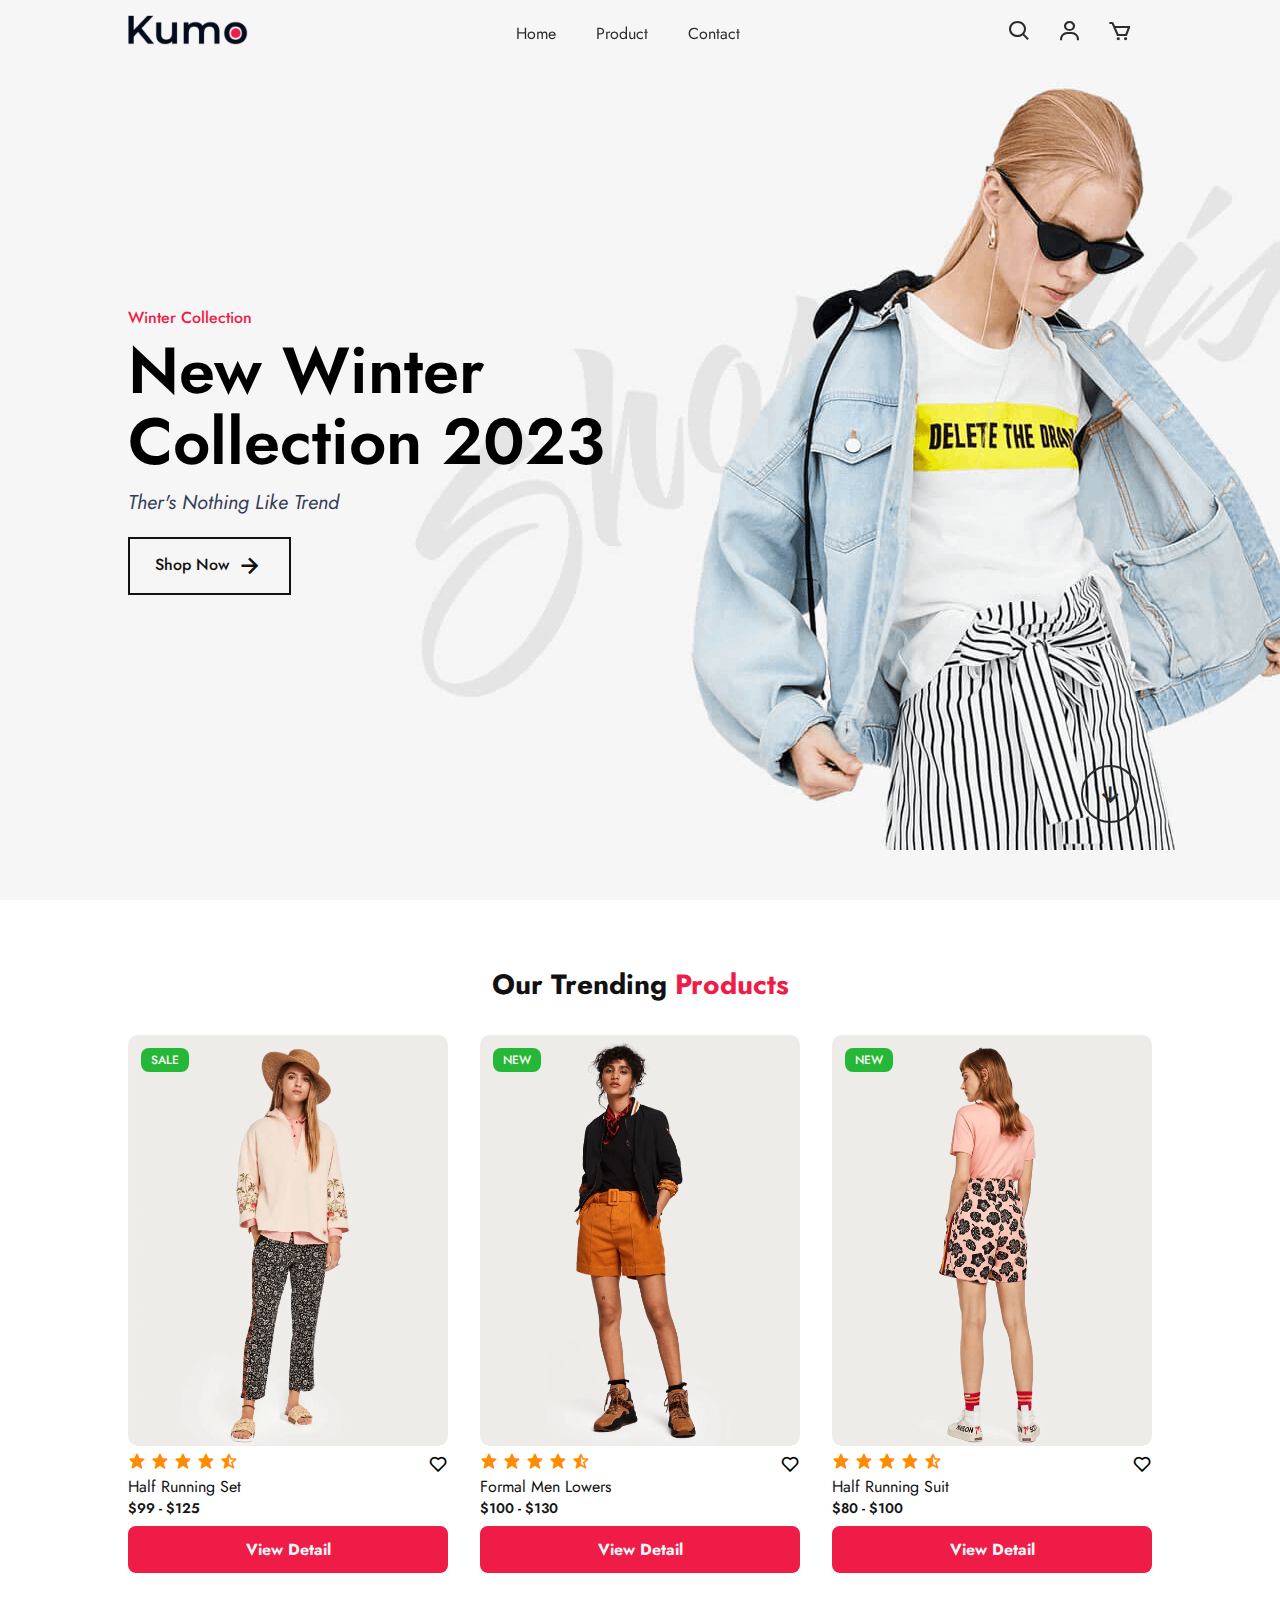
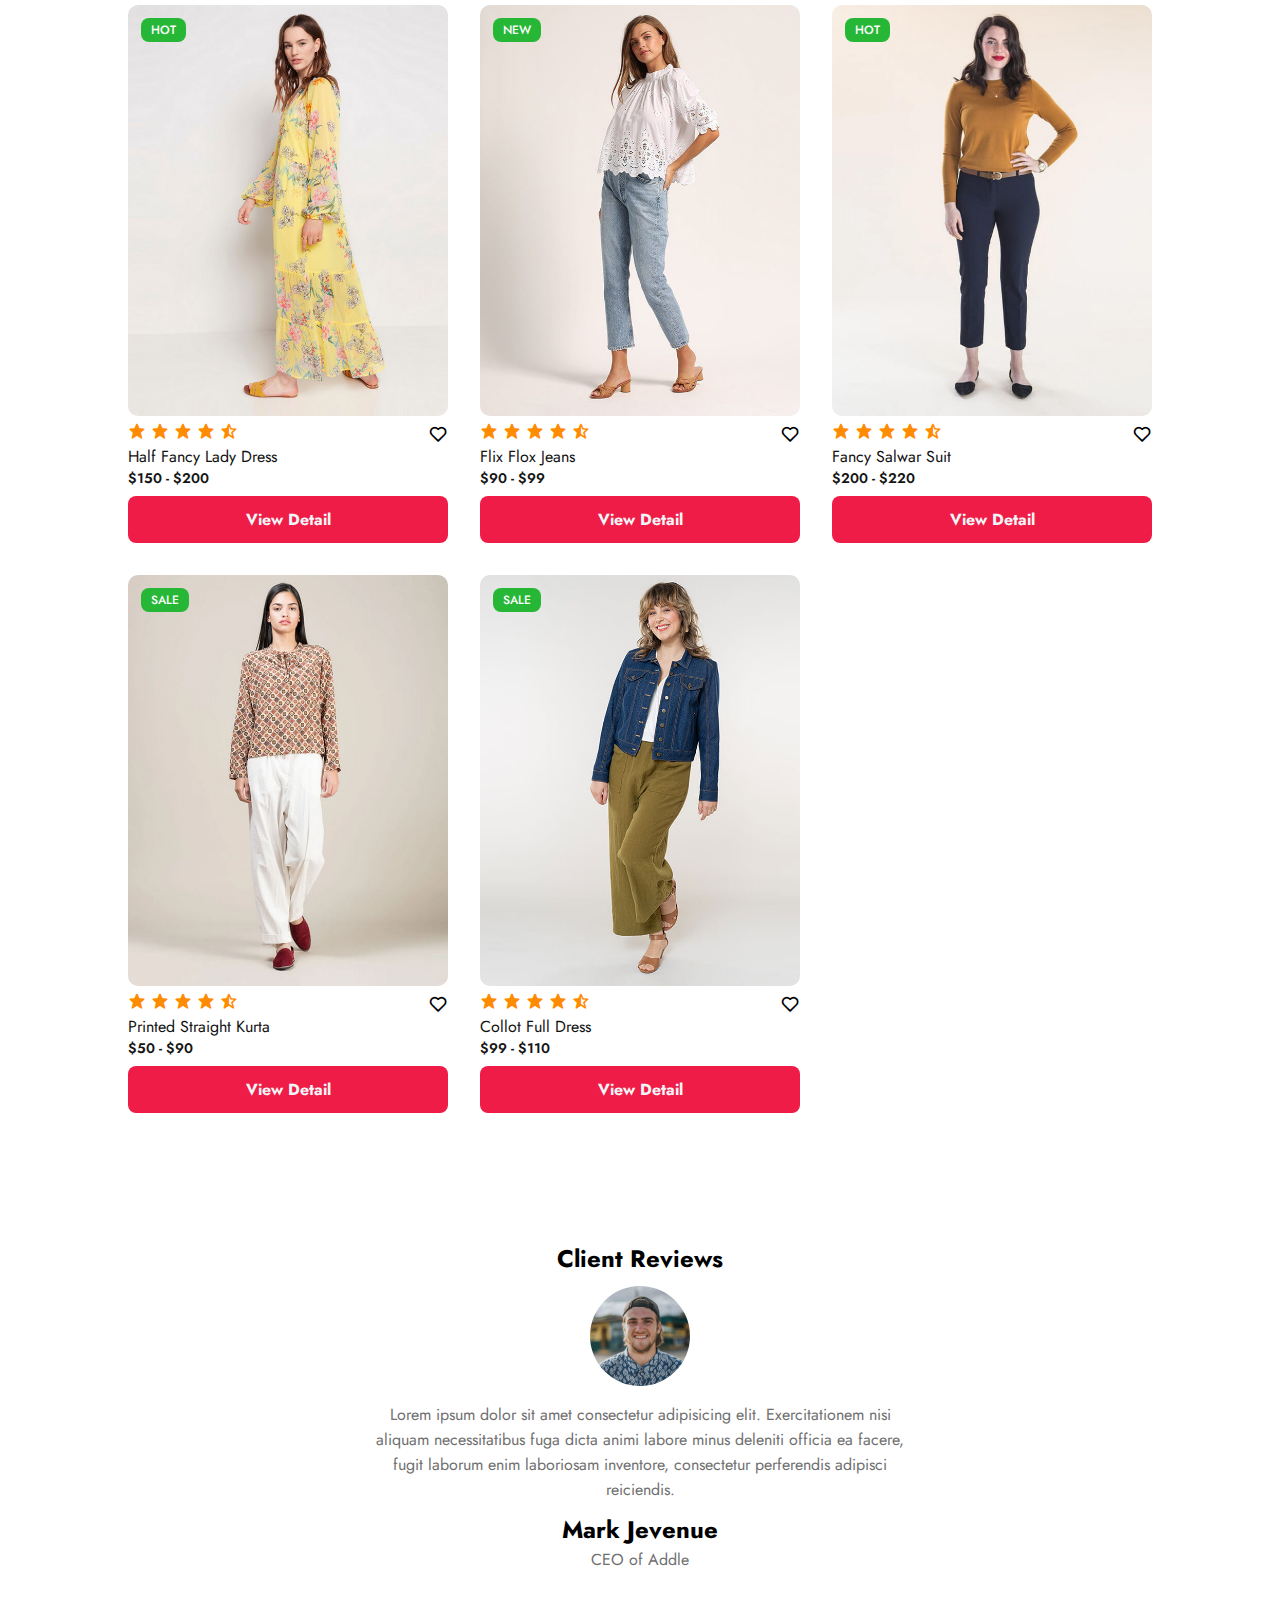
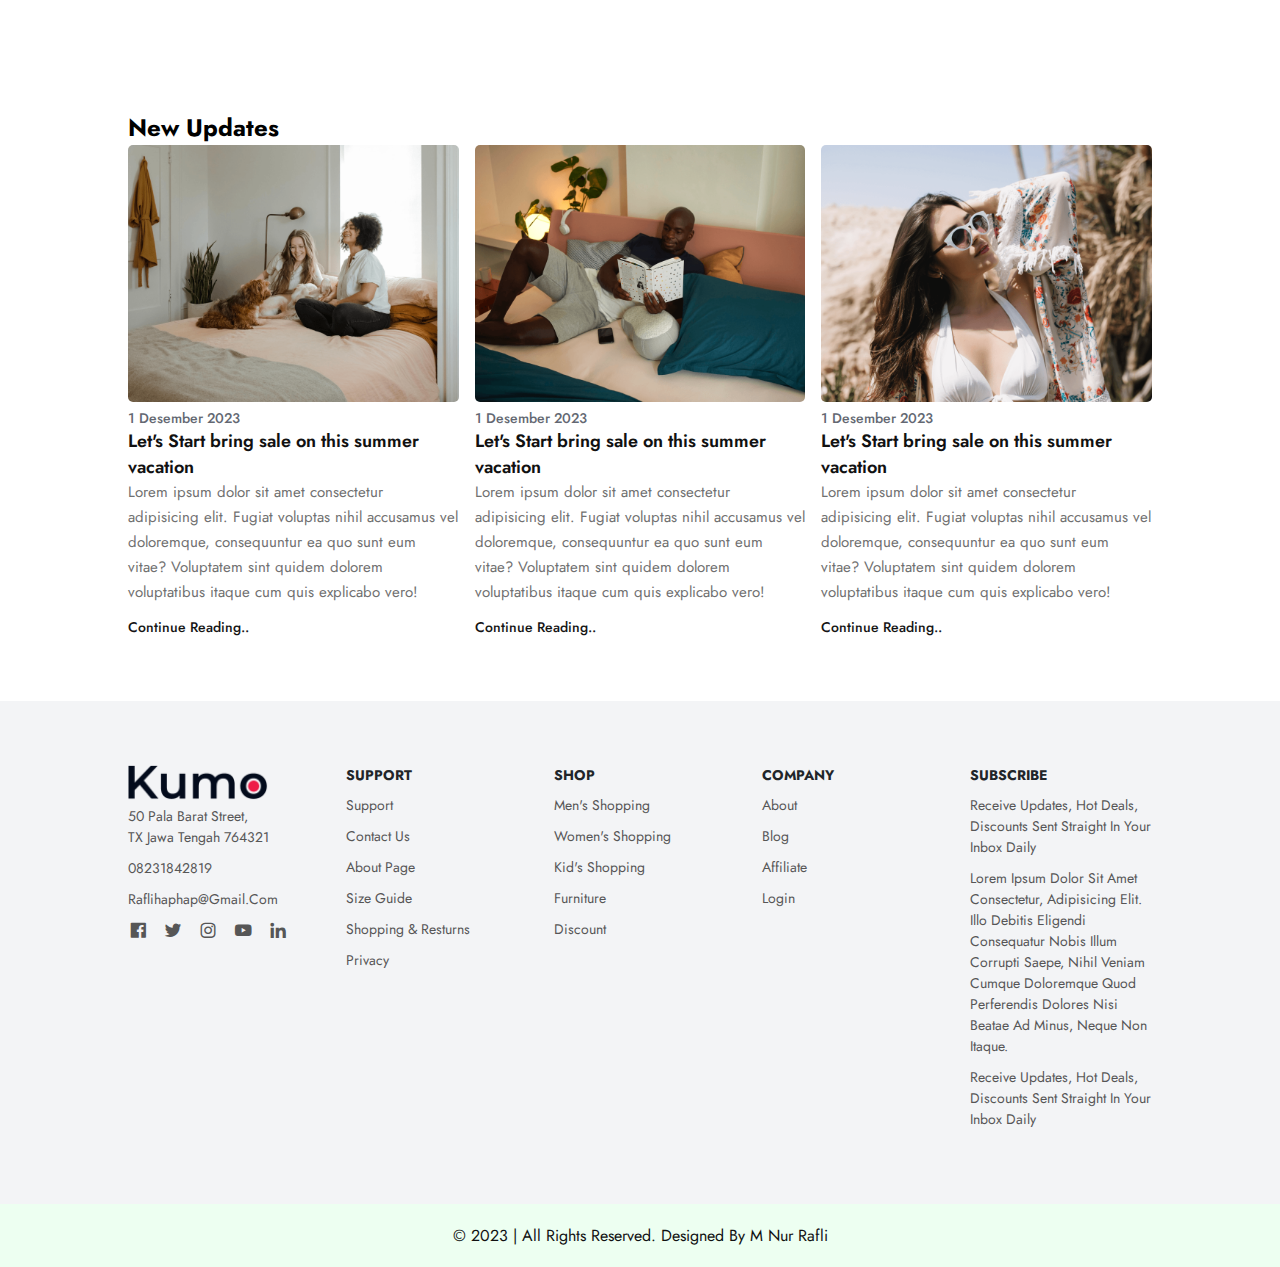
<file: index.html>
<!DOCTYPE html>
<html lang="en">
<head>
    <meta charset="UTF-8">
    <meta http-equiv="X-UA-Compatible" content="IE=edge">
    <meta name="viewport" content="width=device-width, initial-scale=1.0">
    <title>Kumo Fashion - Home</title>
    <link rel="stylesheet" href="style.css">

    <link rel="preconnect" href="https://fonts.googleapis.com">
    <link rel="preconnect" href="https://fonts.gstatic.com" crossorigin>
    <link href="https://fonts.googleapis.com/css2?family=Jost:ital,wght@0,100;0,300;0,400;0,500;0,600;1,200;1,500;1,600&display=swap" rel="stylesheet">
    <link rel="stylesheet" href="https://cdnjs.cloudflare.com/ajax/libs/font-awesome/6.4.2/css/all.min.css" integrity="sha512-z3gLpd7yknf1YoNbCzqRKc4qyor8gaKU1qmn+CShxbuBusANI9QpRohGBreCFkKxLhei6S9CQXFEbbKuqLg0DA==" crossorigin="anonymous" referrerpolicy="no-referrer"/>
    <link rel="stylesheet" href="https://unpkg.com/boxicons@latest/css/boxicons.min.css">
</head>
<body>
    <header>
        <a href="home.html" class="logo"><img src="logo.png" alt=""></a>

        <ul class="navmenu">
            <li><a href="home.html">Home</a></li>
            <li><a href="product.html">Product</a></li>
            <li><a href="contact.html">Contact</a></li>
        </ul>
        <div class="nav-icon">
            <a href="#"><i class='bx bx-search'></i></a>
            <a href="#"><i class='bx bx-user' ></i></a>
            <a href="#"><i class='bx bx-cart' ></i></a>
        </div>

        <i class='bx bx-menu' id="hamburger"></i>
    </header>

    <section class="main-home">
        <div class="main-text">
            <h5>Winter Collection</h5>
            <h1>New Winter <br>Collection 2023</h1>
            <p>Ther's Nothing Like Trend</p>

            <a href="#trending" class="main-btn">Shop Now <i class='bx bx-right-arrow-alt'></i></a>
        </div>

        <div class="down-arrow">
            <a href="#trending" class="down"><i class='bx bx-down-arrow-alt' ></i></a>
        </div>
    </section>
    
    <section class="trending-products" id="trending">
        <div class="center-text">
            <h2>Our Trending <Span>Products</Span></h2>
        </div>

        <div class="products">
            <div class="row">
                <img src="1.jpg.png" alt="" class="src">
                <div class="products-text">
                    <h5>Sale</h5>
                </div>
                <div class="heart-icon">
                    <i class='bx bx-heart' ></i>
                </div>
                <div class="ratting">
                    <i class='bx bxs-star' ></i>
                    <i class='bx bxs-star' ></i>
                    <i class='bx bxs-star' ></i>
                    <i class='bx bxs-star' ></i>
                    <i class='bx bxs-star-half' ></i>
                </div>

                <div class="price">
                    <h4>Half Running Set</h4>
                    <p>$99 - $125</p>
                </div>

                <a href="detail1.html" target="" class="detail-button">
                    <div class="btn">
                        <h4>View Detail</h4>
                    </div>
                </a>
            </div>

            <div class="row">
                <img src="2.jpg.png" alt="" class="src">
                <div class="products-text">
                    <h5>New</h5>
                </div>
                <div class="heart-icon">
                    <i class='bx bx-heart' ></i>
                </div>
                <div class="ratting">
                    <i class='bx bxs-star' ></i>
                    <i class='bx bxs-star' ></i>
                    <i class='bx bxs-star' ></i>
                    <i class='bx bxs-star' ></i>
                    <i class='bx bxs-star-half' ></i>
                </div>

                <div class="price">
                    <h4>Formal Men Lowers</h4>
                    <p>$100 - $130</p>
                </div>

                <a href="detail2.html" target="" class="detail-button">
                    <div class="btn">
                        <h4>View Detail</h4>
                    </div>
                </a>
            </div>

            <div class="row">
                <img src="3.jpg.png" alt="" class="src">
                <div class="products-text">
                    <h5>New</h5>
                </div>
                <div class="heart-icon">
                    <i class='bx bx-heart' ></i>
                </div>
                <div class="ratting">
                    <i class='bx bxs-star' ></i>
                    <i class='bx bxs-star' ></i>
                    <i class='bx bxs-star' ></i>
                    <i class='bx bxs-star' ></i>
                    <i class='bx bxs-star-half' ></i>
                </div>

                <div class="price">
                    <h4>Half Running Suit</h4>
                    <p>$80 - $100</p>
                </div>

                <a href="detail3.html" target="" class="detail-button">
                    <div class="btn">
                        <h4>View Detail</h4>
                    </div>
                </a>
            </div>

            <div class="row">
                <img src="4.jpg" alt="" class="src">
                <div class="products-text">
                    <h5>Hot</h5>
                </div>
                <div class="heart-icon">
                    <i class='bx bx-heart' ></i>
                </div>
                <div class="ratting">
                    <i class='bx bxs-star' ></i>
                    <i class='bx bxs-star' ></i>
                    <i class='bx bxs-star' ></i>
                    <i class='bx bxs-star' ></i>
                    <i class='bx bxs-star-half' ></i>
                </div>

                <div class="price">
                    <h4>Half Fancy Lady Dress</h4>
                    <p>$150 - $200</p>
                </div>

                <a href="detail4.html" target="" class="detail-button">
                    <div class="btn">
                        <h4>View Detail</h4>
                    </div>
                </a>
            </div>

            <div class="row">
                <img src="5.jpg" alt="" class="src">
                <div class="products-text">
                    <h5>New</h5>
                </div>
                <div class="heart-icon">
                    <i class='bx bx-heart' ></i>
                </div>
                <div class="ratting">
                    <i class='bx bxs-star' ></i>
                    <i class='bx bxs-star' ></i>
                    <i class='bx bxs-star' ></i>
                    <i class='bx bxs-star' ></i>
                    <i class='bx bxs-star-half' ></i>
                </div>

                <div class="price">
                    <h4>Flix Flox Jeans</h4>
                    <p>$90 - $99</p>
                </div>

                <a href="detail5.html" target="" class="detail-button">
                    <div class="btn">
                        <h4>View Detail</h4>
                    </div>
                </a>
            </div>

            <div class="row">
                <img src="6.jpg" alt="" class="src">
                <div class="products-text">
                    <h5>Hot</h5>
                </div>
                <div class="heart-icon">
                    <i class='bx bx-heart' ></i>
                </div>
                <div class="ratting">
                    <i class='bx bxs-star' ></i>
                    <i class='bx bxs-star' ></i>
                    <i class='bx bxs-star' ></i>
                    <i class='bx bxs-star' ></i>
                    <i class='bx bxs-star-half' ></i>
                </div>

                <div class="price">
                    <h4>Fancy Salwar Suit</h4>
                    <p>$200 - $220</p>
                </div>

                <a href="detail6.html" target="" class="detail-button">
                    <div class="btn">
                        <h4>View Detail</h4>
                    </div>
                </a>
            </div>

            <div class="row">
                <img src="7.jpg" alt="" class="src">
                <div class="products-text">
                    <h5>Sale</h5>
                </div>
                <div class="heart-icon">
                    <i class='bx bx-heart' ></i>
                </div>
                <div class="ratting">
                    <i class='bx bxs-star' ></i>
                    <i class='bx bxs-star' ></i>
                    <i class='bx bxs-star' ></i>
                    <i class='bx bxs-star' ></i>
                    <i class='bx bxs-star-half' ></i>
                </div>

                <div class="price">
                    <h4>Printed Straight Kurta</h4>
                    <p>$50 - $90</p>
                </div>

                <a href="detail7.html" target="" class="detail-button">
                    <div class="btn">
                        <h4>View Detail</h4>
                    </div>
                </a>
            </div>

            <div class="row">
                <img src="8.jpg" alt="" class="src">
                <div class="products-text">
                    <h5>Sale</h5>
                </div>
                <div class="heart-icon">
                    <i class='bx bx-heart' ></i>
                </div>
                <div class="ratting">
                    <i class='bx bxs-star' ></i>
                    <i class='bx bxs-star' ></i>
                    <i class='bx bxs-star' ></i>
                    <i class='bx bxs-star' ></i>
                    <i class='bx bxs-star-half' ></i>
                </div>

                <div class="price">
                    <h4>Collot Full Dress</h4>
                    <p>$99 - $110</p>
                </div>

                <a href="detail8.html" target="" class="detail-button">
                    <div class="btn">
                        <h4>View Detail</h4>
                    </div>
                </a>
            </div>
        </div>  
    </section>

    <section class="client-review">
        <div class="reviews">
            <h2>Client Reviews</h2>
            <img src="team-1.jpg" alt="" srcset="">
            <p>Lorem ipsum dolor sit amet consectetur adipisicing elit. Exercitationem nisi aliquam necessitatibus fuga dicta animi labore minus deleniti officia ea facere, fugit laborum enim laboriosam inventore, consectetur perferendis adipisci reiciendis.</p>
            <h2>Mark Jevenue</h2>
            <p>CEO of Addle</p>
        </div>
    </section>

    <section class="Update-news">
        <div class="up-center text">
            <h2>New Updates</h2>
        </div>

        <div class="update-cart">
            <div class="cart">
                <img src="bl-1.png" alt="" srcset="">
                <h5>1 Desember 2023</h5>
                <h4>Let's Start bring sale on this summer vacation</h4>
                <p>Lorem ipsum dolor sit amet consectetur adipisicing elit. Fugiat voluptas nihil accusamus vel doloremque, consequuntur ea quo sunt eum vitae? Voluptatem sint quidem dolorem voluptatibus itaque cum quis explicabo vero!
                </p>

                <h6>Continue Reading..</h6>
            </div>

            <div class="cart">
                <img src="bl-2.png" alt="" srcset="">
                <h5>1 Desember 2023</h5>
                <h4>Let's Start bring sale on this summer vacation</h4>
                <p>Lorem ipsum dolor sit amet consectetur adipisicing elit. Fugiat voluptas nihil accusamus vel doloremque, consequuntur ea quo sunt eum vitae? Voluptatem sint quidem dolorem voluptatibus itaque cum quis explicabo vero!
                </p>

                <h6>Continue Reading..</h6>
            </div>

            <div class="cart">
                <img src="bl-3.png" alt="" srcset="">
                <h5>1 Desember 2023</h5>
                <h4>Let's Start bring sale on this summer vacation</h4>
                <p>Lorem ipsum dolor sit amet consectetur adipisicing elit. Fugiat voluptas nihil accusamus vel doloremque, consequuntur ea quo sunt eum vitae? Voluptatem sint quidem dolorem voluptatibus itaque cum quis explicabo vero!
                </p>

                <h6>Continue Reading..</h6>
            </div>
        </div>
    </section>

    <section class="contact">
        <div class="contact-info">
            <div class="first-info">
                <img src="logo.png" alt="" srcset="">

                <p>50 Pala Barat Street, <br>TX Jawa Tengah 764321</p>
                <p>08231842819</p>
                <p>raflihaphap@gmail.com</p>

                <div class="social-icon">
                    <a href="#"><i class='bx bxl-facebook-square' ></i></a>
                    <a href="#"><i class='bx bxl-twitter' ></i></a>
                    <a href="#"><i class='bx bxl-instagram' ></i></a>
                    <a href="#"><i class='bx bxl-youtube' ></i></a>
                    <a href="#"><i class='bx bxl-linkedin' ></i></a>
                </div>
            </div>

            <div class="second-info">
                <h4>Support</h4>
                <p>Support</p>
                <p>Contact us</p>
                <p>About page</p>
                <p>Size Guide</p>
                <p>Shopping & Resturns</p>
                <p>Privacy</p>
            </div>

            <div class="third-info">
                <h4>Shop</h4>
                <p>Men's Shopping</p>
                <p>Women's Shopping</p>
                <p>Kid's Shopping</p>
                <p>Furniture</p>
                <p>Discount</p>
            </div>

            <div class="fourth-info">
                <h4>Company</h4>
                <p>About</p>
                <p>Blog</p>
                <p>Affiliate</p>
                <p>Login</p>
            </div>

            <div class="five">
                <h4>Subscribe</h4>
                <p>Receive Updates, Hot Deals, Discounts Sent Straight In Your Inbox Daily</p>
                <p>Lorem ipsum dolor sit amet consectetur, adipisicing elit. Illo debitis eligendi consequatur nobis illum corrupti saepe, nihil veniam cumque doloremque quod perferendis dolores nisi beatae ad minus, neque non itaque.</p>
                <p>Receive Updates, Hot Deals, Discounts Sent Straight In Your Inbox Daily</p>
            </div>
        </div>
    </section>

    <div class="end-text">
        <p>&copy; 2023 | All Rights Reserved. Designed By M Nur Rafli</p>
    </div>
    <script src="java.js"></script>
</body>
</html>
</file>
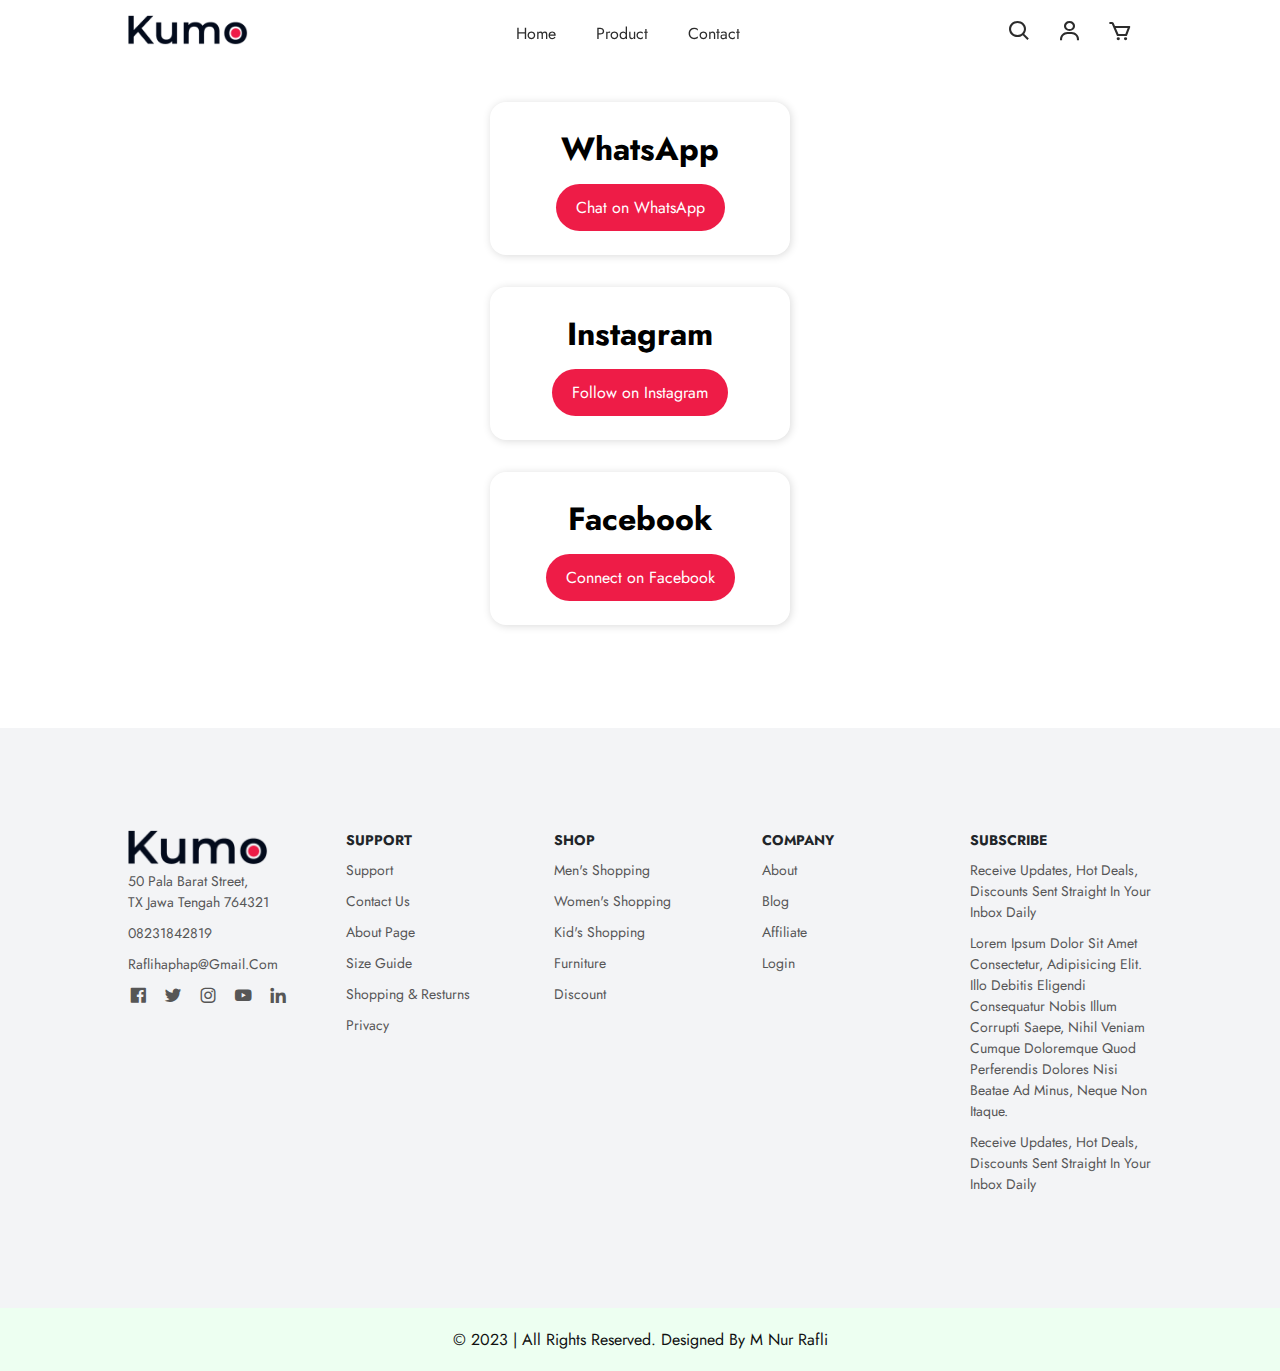
<file: contact.html>
<!DOCTYPE html>
<html lang="en">
<head>
    <meta charset="UTF-8">
    <meta http-equiv="X-UA-Compatible" content="IE=edge">
    <meta name="viewport" content="width=device-width, initial-scale=1.0">
    <title>Kumo Fashion - Contact</title>
    <link rel="stylesheet" href="cont.css">

    <link rel="preconnect" href="https://fonts.googleapis.com">
    <link rel="preconnect" href="https://fonts.gstatic.com" crossorigin>
    <link href="https://fonts.googleapis.com/css2?family=Jost:ital,wght@0,100;0,300;0,400;0,500;0,600;1,200;1,500;1,600&display=swap" rel="stylesheet">
    <link rel="stylesheet" href="https://cdnjs.cloudflare.com/ajax/libs/font-awesome/6.4.2/css/all.min.css" integrity="sha512-z3gLpd7yknf1YoNbCzqRKc4qyor8gaKU1qmn+CShxbuBusANI9QpRohGBreCFkKxLhei6S9CQXFEbbKuqLg0DA==" crossorigin="anonymous" referrerpolicy="no-referrer" />
    <link rel="stylesheet" href="https://unpkg.com/boxicons@latest/css/boxicons.min.css">
</head>

<body>
    <!-- ==================== NAVBAR ==================== -->
    <header>
        <a href="home.html" class="logo"><img src="logo.png" alt=""></a>

        <ul class="navmenu">
            <li><a href="home.html">Home</a></li>
            <li><a href="product.html">Product</a></li>
            <li><a href="contact.html">Contact</a></li>
            
        </ul>
        <div class="nav-icon">
            <a href="#"><i class='bx bx-search'></i></a>
            <a href="#"><i class='bx bx-user' ></i></a>
            <a href="#"><i class='bx bx-cart' ></i></a>
        </div>

        <i class='bx bx-menu' id="hamburger"></i>
    </header>

    <!-- ==================== CONTAINER ==================== -->
    <section>
        <div class="cards">
            <div class="card">
                <h1>WhatsApp</h1>
                <a href="https://wa.me/+6282314829208" target="_blank">Chat on WhatsApp</a>
            </div>

            <div class="card">
                <h1>Instagram</h1>
                <a href="https://www.instagram.com/nraflii_" target="_blank">Follow on Instagram</a>
            </div>

            <div class="card">
                <h1>Facebook</h1>
                <a href="https://www.facebook.com/M Nur Rafli" target="_blank">Connect on Facebook</a>
            </div>
        </div>
    </section>

    <!-- ==================== FOOTER ==================== -->
    <section class="contact">
        <div class="contact-info">
            <div class="first-info">
                <img src="logo.png" alt="" srcset="">

                <p>50 Pala Barat Street, <br>TX Jawa Tengah 764321</p>
                <p>08231842819</p>
                <p>raflihaphap@gmail.com</p>

                <div class="social-icon">
                    <a href="#"><i class='bx bxl-facebook-square' ></i></a>
                    <a href="#"><i class='bx bxl-twitter' ></i></a>
                    <a href="#"><i class='bx bxl-instagram' ></i></a>
                    <a href="#"><i class='bx bxl-youtube' ></i></a>
                    <a href="#"><i class='bx bxl-linkedin' ></i></a>
                </div>
            </div>

            <div class="second-info">
                <h4>Support</h4>
                <p>Support</p>
                <p>Contact us</p>
                <p>About page</p>
                <p>Size Guide</p>
                <p>Shopping & Resturns</p>
                <p>Privacy</p>
            </div>

            <div class="third-info">
                <h4>Shop</h4>
                <p>Men's Shopping</p>
                <p>Women's Shopping</p>
                <p>Kid's Shopping</p>
                <p>Furniture</p>
                <p>Discount</p>
            </div>

            <div class="fourth-info">
                <h4>Company</h4>
                <p>About</p>
                <p>Blog</p>
                <p>Affiliate</p>
                <p>Login</p>
            </div>

            <div class="five">
                <h4>Subscribe</h4>
                <p>Receive Updates, Hot Deals, Discounts Sent Straight In Your Inbox Daily</p>
                <p>Lorem ipsum dolor sit amet consectetur, adipisicing elit. Illo debitis eligendi consequatur nobis illum corrupti saepe, nihil veniam cumque doloremque quod perferendis dolores nisi beatae ad minus, neque non itaque.</p>
                <p>Receive Updates, Hot Deals, Discounts Sent Straight In Your Inbox Daily</p>
            </div>
        </div>
    </section>

    <div class="end-text">
        <p>&copy; 2023 | All Rights Reserved. Designed By M Nur Rafli</p>
    </div>
    <script src="java.js"></script>
</body>
</file>
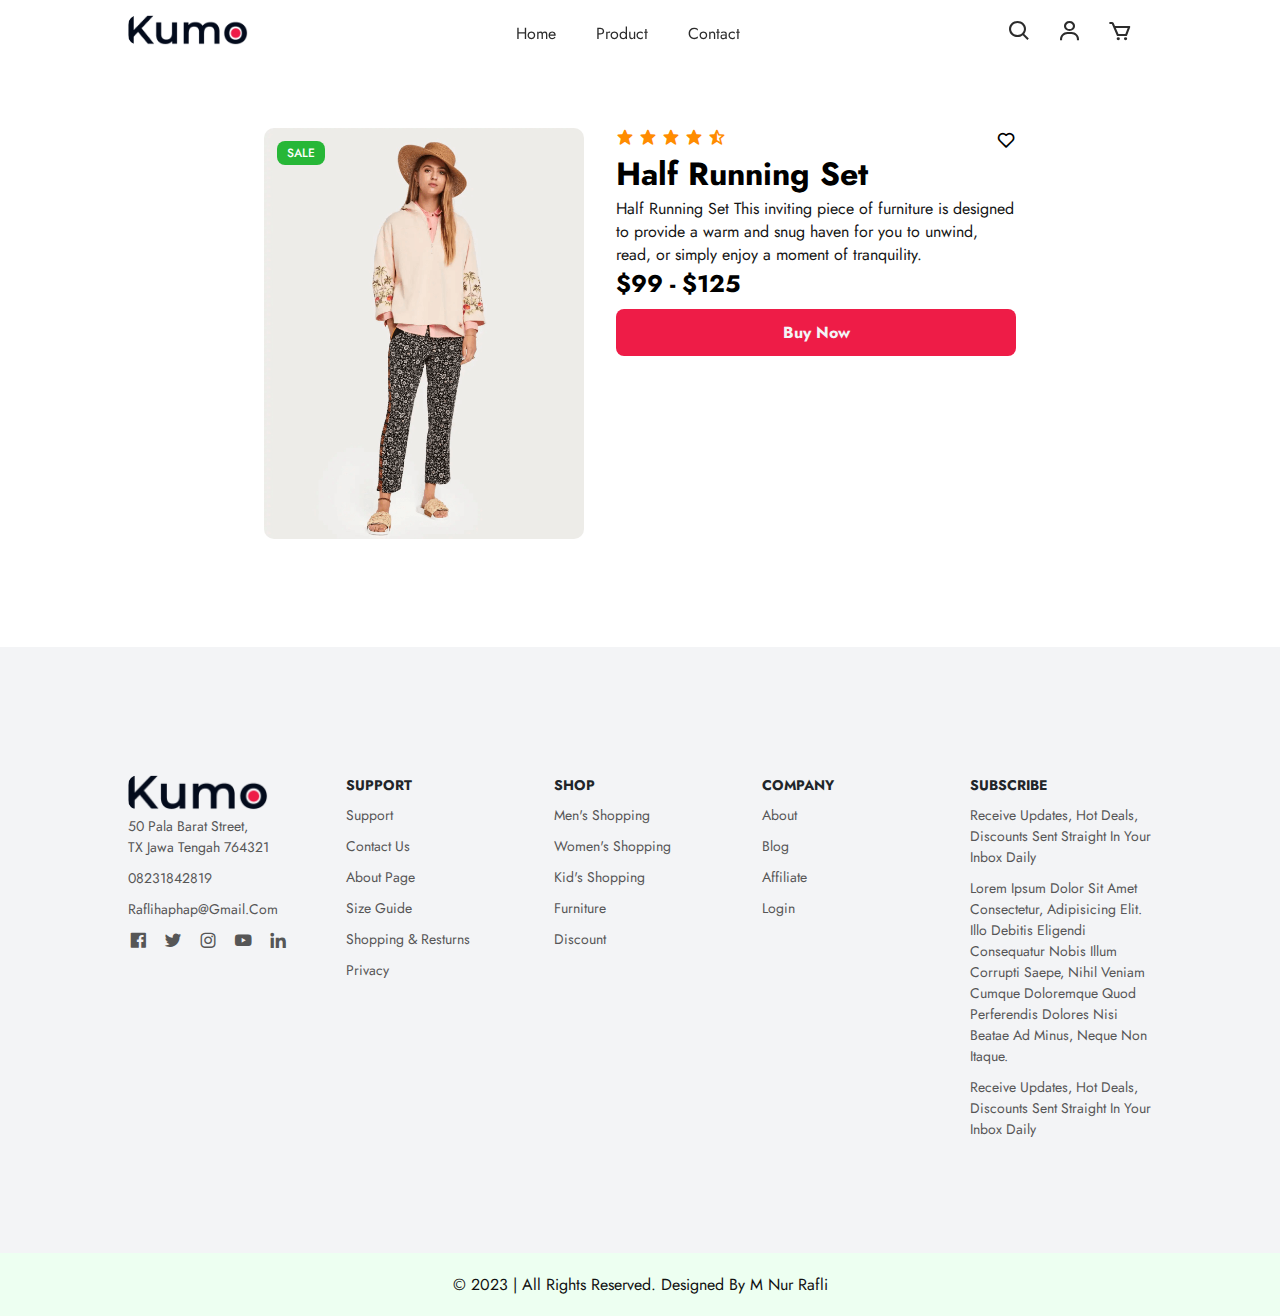
<file: detail1.html>
<!DOCTYPE html>
<html lang="en">
<head>
    <meta charset="UTF-8">
    <meta http-equiv="X-UA-Compatible" content="IE=edge">
    <meta name="viewport" content="width=device-width, initial-scale=1.0">
    <title>Kumo Fashion - Detail Product</title>
    <link rel="stylesheet" href="detail.css">

    <link rel="preconnect" href="https://fonts.googleapis.com">
    <link rel="preconnect" href="https://fonts.gstatic.com" crossorigin>
    <link href="https://fonts.googleapis.com/css2?family=Jost:ital,wght@0,100;0,300;0,400;0,500;0,600;1,200;1,500;1,600&display=swap" rel="stylesheet">
    <link rel="stylesheet" href="https://cdnjs.cloudflare.com/ajax/libs/font-awesome/6.4.2/css/all.min.css" integrity="sha512-z3gLpd7yknf1YoNbCzqRKc4qyor8gaKU1qmn+CShxbuBusANI9QpRohGBreCFkKxLhei6S9CQXFEbbKuqLg0DA==" crossorigin="anonymous" referrerpolicy="no-referrer" />
    <link rel="stylesheet" href="https://unpkg.com/boxicons@latest/css/boxicons.min.css">
</head>

<body>
    <!-- ==================== NAVBAR ==================== -->
    <header>
        <a href="home.html" class="logo"><img src="logo.png" alt=""></a>

        <ul class="navmenu">
            <li><a href="home.html">Home</a></li>
            <li><a href="product.html">Product</a></li>
            <li><a href="contact.html">Contact</a></li>
            
        </ul>
        <div class="nav-icon">
            <a href="#"><i class='bx bx-search'></i></a>
            <a href="#"><i class='bx bx-user' ></i></a>
            <a href="#"><i class='bx bx-cart' ></i></a>
        </div>

        <i class='bx bx-menu' id="hamburger"></i>
    </header>

    <!-- ==================== CONTAINER ==================== -->
    <section>
        <div class="row">
            <div class="left">
                <img src="1.jpg.png" alt="" class="src">
                <div class="products-text">
                    <h5>Sale</h5>
                </div>
            </div>

            <div class="right">
                <div class="heart-icon">
                    <i class='bx bx-heart' ></i>
                </div>
                <div class="ratting">
                    <i class='bx bxs-star' ></i>
                    <i class='bx bxs-star' ></i>
                    <i class='bx bxs-star' ></i>
                    <i class='bx bxs-star' ></i>
                    <i class='bx bxs-star-half' ></i>
                </div>
    
                <div class="price">
                    <h1>Half Running Set</h1>
                    <p>Half Running Set This inviting piece of furniture is designed to provide a warm and snug haven for you to unwind, read, or simply enjoy a moment of tranquility.</p>
                    <h2>$99 - $125</h2>
                </div>
    
                <a href="https://wa.me/+6282314829208" target="_blank" class="detail-button">
                    <div class="btn">
                        <h4>Buy Now</h4>
                    </div>
                </a>
            </div>
        </div>
    </section>


    <!-- ==================== FOOTER ==================== -->
    <section class="contact">
        <div class="contact-info">
            <div class="first-info">
                <img src="logo.png" alt="" srcset="">

                <p>50 Pala Barat Street, <br>TX Jawa Tengah 764321</p>
                <p>08231842819</p>
                <p>raflihaphap@gmail.com</p>

                <div class="social-icon">
                    <a href="#"><i class='bx bxl-facebook-square' ></i></a>
                    <a href="#"><i class='bx bxl-twitter' ></i></a>
                    <a href="#"><i class='bx bxl-instagram' ></i></a>
                    <a href="#"><i class='bx bxl-youtube' ></i></a>
                    <a href="#"><i class='bx bxl-linkedin' ></i></a>
                </div>
            </div>

            <div class="second-info">
                <h4>Support</h4>
                <p>Support</p>
                <p>Contact us</p>
                <p>About page</p>
                <p>Size Guide</p>
                <p>Shopping & Resturns</p>
                <p>Privacy</p>
            </div>

            <div class="third-info">
                <h4>Shop</h4>
                <p>Men's Shopping</p>
                <p>Women's Shopping</p>
                <p>Kid's Shopping</p>
                <p>Furniture</p>
                <p>Discount</p>
            </div>

            <div class="fourth-info">
                <h4>Company</h4>
                <p>About</p>
                <p>Blog</p>
                <p>Affiliate</p>
                <p>Login</p>
            </div>

            <div class="five">
                <h4>Subscribe</h4>
                <p>Receive Updates, Hot Deals, Discounts Sent Straight In Your Inbox Daily</p>
                <p>Lorem ipsum dolor sit amet consectetur, adipisicing elit. Illo debitis eligendi consequatur nobis illum corrupti saepe, nihil veniam cumque doloremque quod perferendis dolores nisi beatae ad minus, neque non itaque.</p>
                <p>Receive Updates, Hot Deals, Discounts Sent Straight In Your Inbox Daily</p>
            </div>
        </div>
    </section>

    <div class="end-text">
        <p>&copy; 2023 | All Rights Reserved. Designed By M Nur Rafli</p>
    </div>
    <script src="java.js"></script>
</body>
</file>
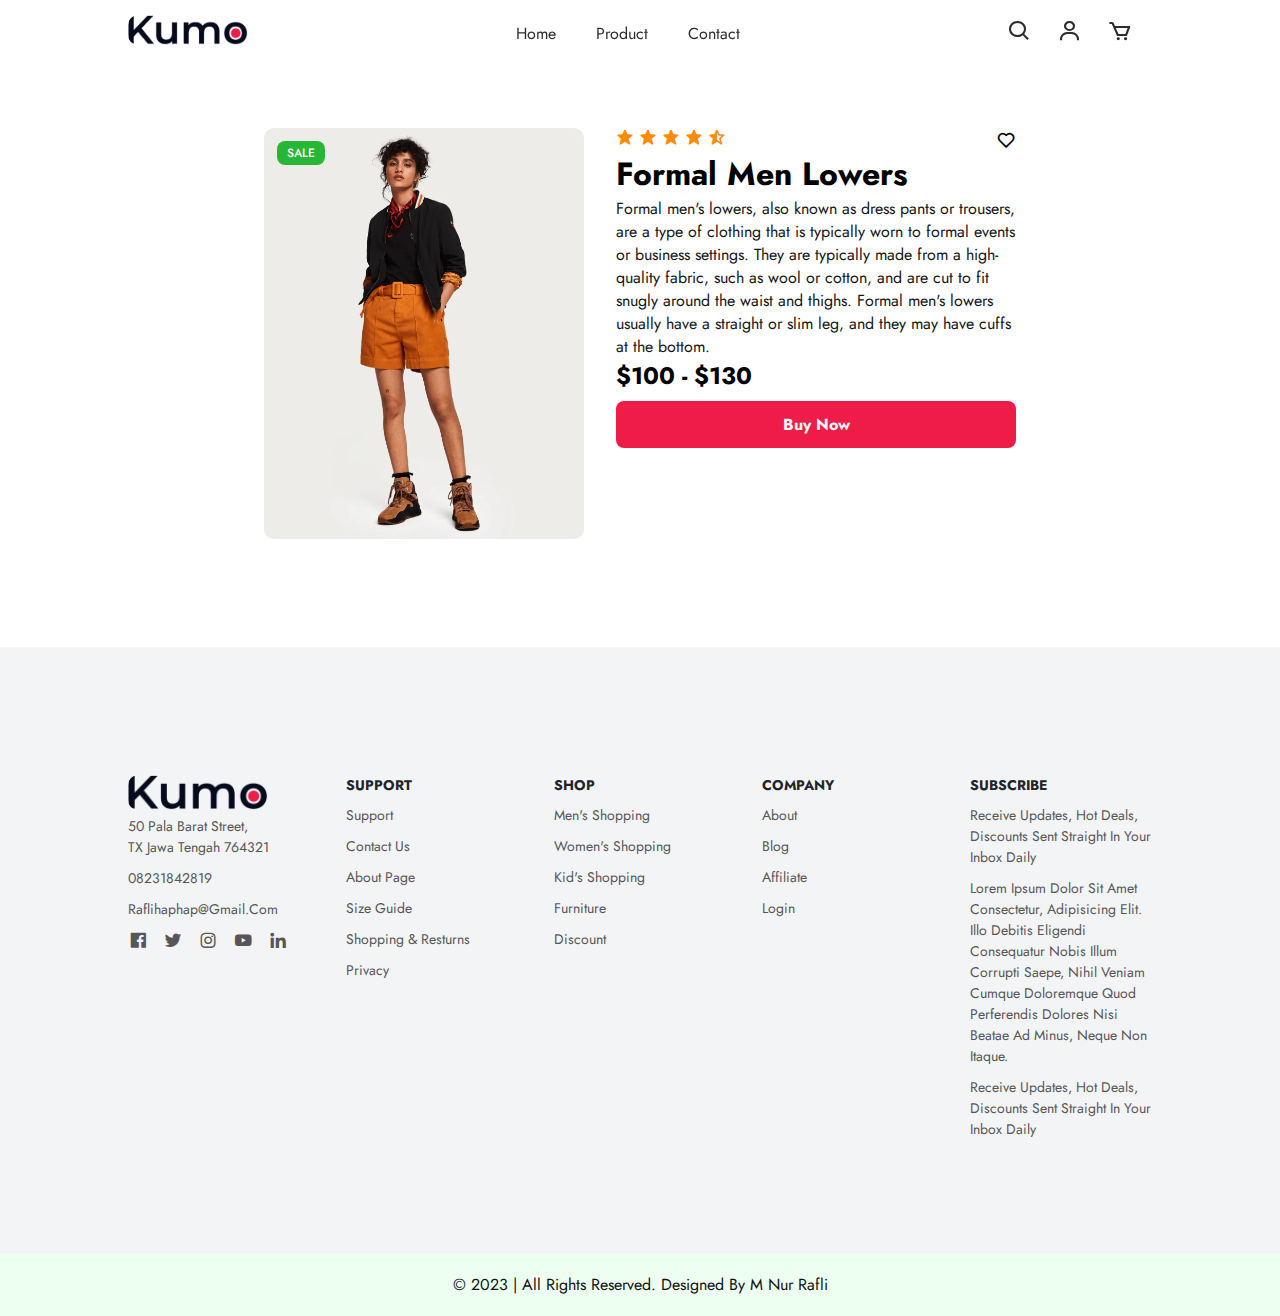
<file: detail2.html>
<!DOCTYPE html>
<html lang="en">
<head>
    <meta charset="UTF-8">
    <meta http-equiv="X-UA-Compatible" content="IE=edge">
    <meta name="viewport" content="width=device-width, initial-scale=1.0">
    <title>Kumo Fashion - Detail Product</title>
    <link rel="stylesheet" href="detail.css">

    <link rel="preconnect" href="https://fonts.googleapis.com">
    <link rel="preconnect" href="https://fonts.gstatic.com" crossorigin>
    <link href="https://fonts.googleapis.com/css2?family=Jost:ital,wght@0,100;0,300;0,400;0,500;0,600;1,200;1,500;1,600&display=swap" rel="stylesheet">
    <link rel="stylesheet" href="https://cdnjs.cloudflare.com/ajax/libs/font-awesome/6.4.2/css/all.min.css" integrity="sha512-z3gLpd7yknf1YoNbCzqRKc4qyor8gaKU1qmn+CShxbuBusANI9QpRohGBreCFkKxLhei6S9CQXFEbbKuqLg0DA==" crossorigin="anonymous" referrerpolicy="no-referrer" />
    <link rel="stylesheet" href="https://unpkg.com/boxicons@latest/css/boxicons.min.css">
</head>

<body>
    <!-- ==================== NAVBAR ==================== -->
    <header>
        <a href="home.html" class="logo"><img src="logo.png" alt=""></a>

        <ul class="navmenu">
            <li><a href="home.html">Home</a></li>
            <li><a href="product.html">Product</a></li>
            <li><a href="contact.html">Contact</a></li>
            
        </ul>
        <div class="nav-icon">
            <a href="#"><i class='bx bx-search'></i></a>
            <a href="#"><i class='bx bx-user' ></i></a>
            <a href="#"><i class='bx bx-cart' ></i></a>
        </div>

        <i class='bx bx-menu' id="hamburger"></i>
    </header>

    <!-- ==================== CONTAINER ==================== -->
    <section>
        <div class="row">
            <div class="left">
                <img src="2.jpg.png" alt="" class="src">
                <div class="products-text">
                    <h5>Sale</h5>
                </div>
            </div>

            <div class="right">
                <div class="heart-icon">
                    <i class='bx bx-heart' ></i>
                </div>
                <div class="ratting">
                    <i class='bx bxs-star' ></i>
                    <i class='bx bxs-star' ></i>
                    <i class='bx bxs-star' ></i>
                    <i class='bx bxs-star' ></i>
                    <i class='bx bxs-star-half' ></i>
                </div>
    
                <div class="price">
                    <h1>Formal Men Lowers</h1>
                    <p>Formal men's lowers, also known as dress pants or trousers, are a type of clothing that is typically worn to formal events or business settings.  They are typically made from a high-quality fabric, such as wool or cotton, and are cut to fit snugly around the waist and thighs. Formal men's lowers usually have a straight or slim leg, and they may have cuffs at the bottom. </p>
                    <h2>$100 - $130</h2>
                </div>
    
                <a href="https://wa.me/+6282314829208" target="_blank" class="detail-button">
                    <div class="btn">
                        <h4>Buy Now</h4>
                    </div>
                </a>
            </div>
        </div>
    </section>


    <!-- ==================== FOOTER ==================== -->
    <section class="contact">
        <div class="contact-info">
            <div class="first-info">
                <img src="logo.png" alt="" srcset="">

                <p>50 Pala Barat Street, <br>TX Jawa Tengah 764321</p>
                <p>08231842819</p>
                <p>raflihaphap@gmail.com</p>

                <div class="social-icon">
                    <a href="#"><i class='bx bxl-facebook-square' ></i></a>
                    <a href="#"><i class='bx bxl-twitter' ></i></a>
                    <a href="#"><i class='bx bxl-instagram' ></i></a>
                    <a href="#"><i class='bx bxl-youtube' ></i></a>
                    <a href="#"><i class='bx bxl-linkedin' ></i></a>
                </div>
            </div>

            <div class="second-info">
                <h4>Support</h4>
                <p>Support</p>
                <p>Contact us</p>
                <p>About page</p>
                <p>Size Guide</p>
                <p>Shopping & Resturns</p>
                <p>Privacy</p>
            </div>

            <div class="third-info">
                <h4>Shop</h4>
                <p>Men's Shopping</p>
                <p>Women's Shopping</p>
                <p>Kid's Shopping</p>
                <p>Furniture</p>
                <p>Discount</p>
            </div>

            <div class="fourth-info">
                <h4>Company</h4>
                <p>About</p>
                <p>Blog</p>
                <p>Affiliate</p>
                <p>Login</p>
            </div>

            <div class="five">
                <h4>Subscribe</h4>
                <p>Receive Updates, Hot Deals, Discounts Sent Straight In Your Inbox Daily</p>
                <p>Lorem ipsum dolor sit amet consectetur, adipisicing elit. Illo debitis eligendi consequatur nobis illum corrupti saepe, nihil veniam cumque doloremque quod perferendis dolores nisi beatae ad minus, neque non itaque.</p>
                <p>Receive Updates, Hot Deals, Discounts Sent Straight In Your Inbox Daily</p>
            </div>
        </div>
    </section>

    <div class="end-text">
        <p>&copy; 2023 | All Rights Reserved. Designed By M Nur Rafli</p>
    </div>
    <script src="java.js"></script>
</body>
</file>
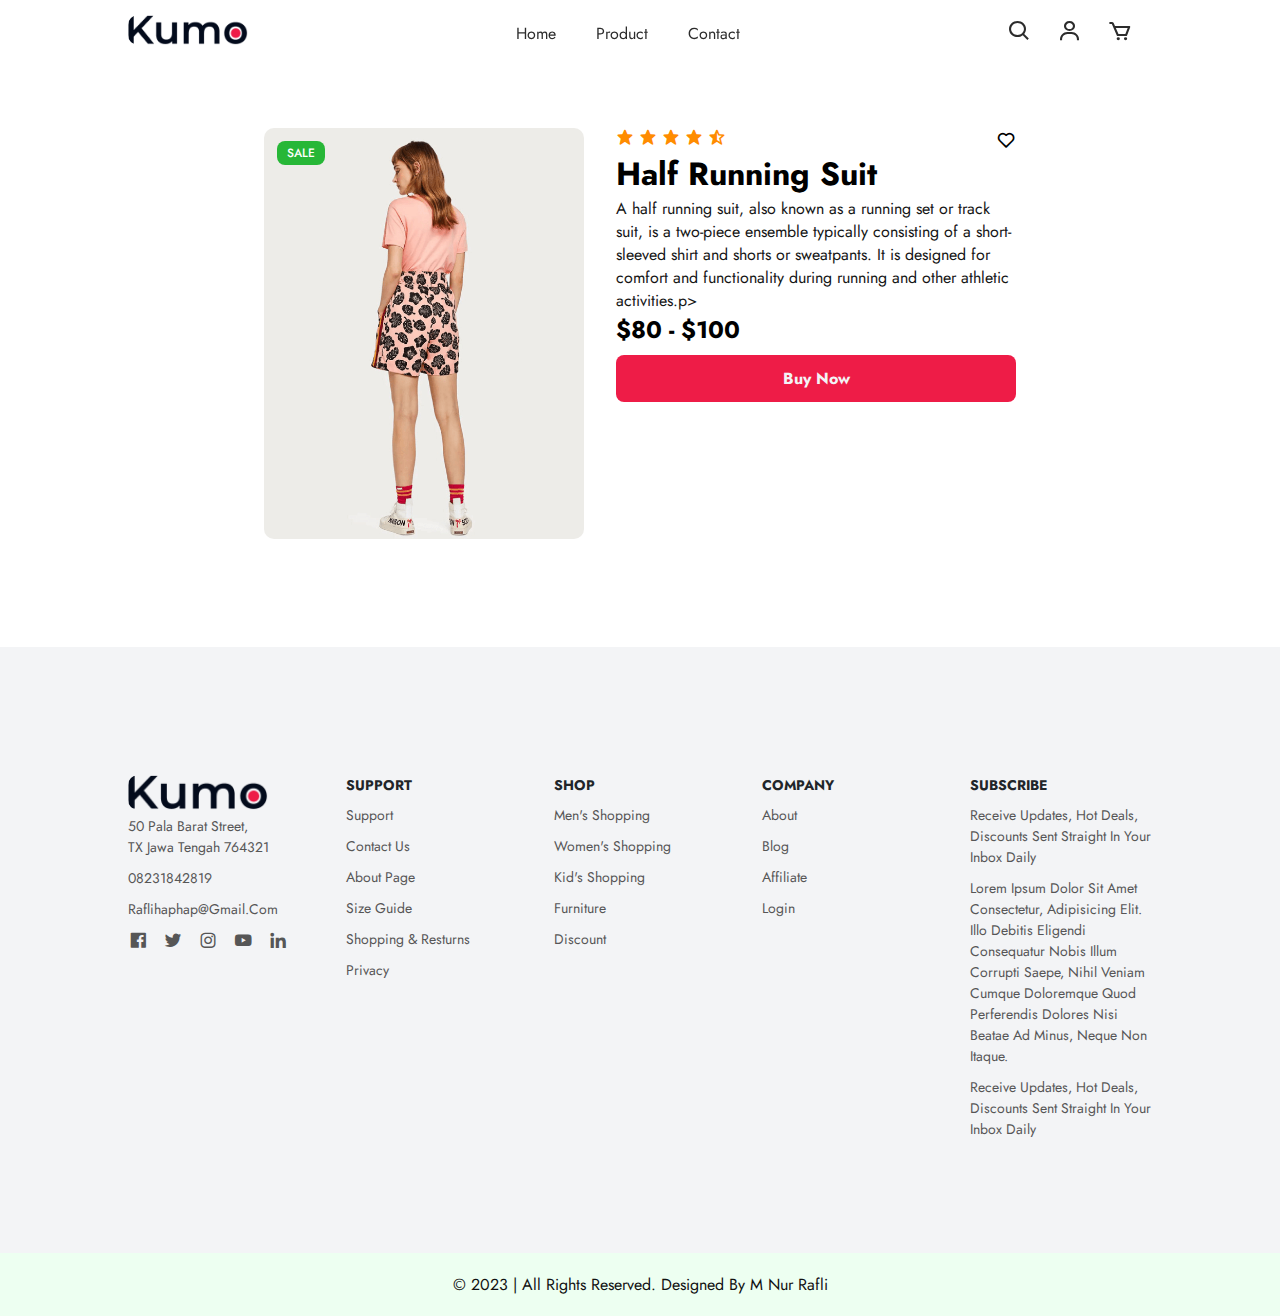
<file: detail3.html>
<!DOCTYPE html>
<html lang="en">
<head>
    <meta charset="UTF-8">
    <meta http-equiv="X-UA-Compatible" content="IE=edge">
    <meta name="viewport" content="width=device-width, initial-scale=1.0">
    <title>Kumo Fashion - Detail Product</title>
    <link rel="stylesheet" href="detail.css">

    <link rel="preconnect" href="https://fonts.googleapis.com">
    <link rel="preconnect" href="https://fonts.gstatic.com" crossorigin>
    <link href="https://fonts.googleapis.com/css2?family=Jost:ital,wght@0,100;0,300;0,400;0,500;0,600;1,200;1,500;1,600&display=swap" rel="stylesheet">
    <link rel="stylesheet" href="https://cdnjs.cloudflare.com/ajax/libs/font-awesome/6.4.2/css/all.min.css" integrity="sha512-z3gLpd7yknf1YoNbCzqRKc4qyor8gaKU1qmn+CShxbuBusANI9QpRohGBreCFkKxLhei6S9CQXFEbbKuqLg0DA==" crossorigin="anonymous" referrerpolicy="no-referrer" />
    <link rel="stylesheet" href="https://unpkg.com/boxicons@latest/css/boxicons.min.css">
</head>

<body>
    <!-- ==================== NAVBAR ==================== -->
    <header>
        <a href="home.html" class="logo"><img src="logo.png" alt=""></a>

        <ul class="navmenu">
            <li><a href="home.html">Home</a></li>
            <li><a href="product.html">Product</a></li>
            <li><a href="contact.html">Contact</a></li>
            
        </ul>
        <div class="nav-icon">
            <a href="#"><i class='bx bx-search'></i></a>
            <a href="#"><i class='bx bx-user' ></i></a>
            <a href="#"><i class='bx bx-cart' ></i></a>
        </div>

        <i class='bx bx-menu' id="hamburger"></i>
    </header>

    <!-- ==================== CONTAINER ==================== -->
    <section>
        <div class="row">
            <div class="left">
                <img src="3.jpg.png" alt="" class="src">
                <div class="products-text">
                    <h5>Sale</h5>
                </div>
            </div>

            <div class="right">
                <div class="heart-icon">
                    <i class='bx bx-heart' ></i>
                </div>
                <div class="ratting">
                    <i class='bx bxs-star' ></i>
                    <i class='bx bxs-star' ></i>
                    <i class='bx bxs-star' ></i>
                    <i class='bx bxs-star' ></i>
                    <i class='bx bxs-star-half' ></i>
                </div>
    
                <div class="price">
                    <h1>Half Running Suit</h1>
                    <p>A half running suit, also known as a running set or track suit, is a two-piece ensemble typically consisting of a short-sleeved shirt and shorts or sweatpants. It is designed for comfort and functionality during running and other athletic activities.p>
                    <h2>$80 - $100</h2>
                </div>
    
                <a href="https://wa.me/+6282314829208" target="_blank" class="detail-button">
                    <div class="btn">
                        <h4>Buy Now</h4>
                    </div>
                </a>
            </div>
        </div>
    </section>


    <!-- ==================== FOOTER ==================== -->
    <section class="contact">
        <div class="contact-info">
            <div class="first-info">
                <img src="logo.png" alt="" srcset="">

                <p>50 Pala Barat Street, <br>TX Jawa Tengah 764321</p>
                <p>08231842819</p>
                <p>raflihaphap@gmail.com</p>

                <div class="social-icon">
                    <a href="#"><i class='bx bxl-facebook-square' ></i></a>
                    <a href="#"><i class='bx bxl-twitter' ></i></a>
                    <a href="#"><i class='bx bxl-instagram' ></i></a>
                    <a href="#"><i class='bx bxl-youtube' ></i></a>
                    <a href="#"><i class='bx bxl-linkedin' ></i></a>
                </div>
            </div>

            <div class="second-info">
                <h4>Support</h4>
                <p>Support</p>
                <p>Contact us</p>
                <p>About page</p>
                <p>Size Guide</p>
                <p>Shopping & Resturns</p>
                <p>Privacy</p>
            </div>

            <div class="third-info">
                <h4>Shop</h4>
                <p>Men's Shopping</p>
                <p>Women's Shopping</p>
                <p>Kid's Shopping</p>
                <p>Furniture</p>
                <p>Discount</p>
            </div>

            <div class="fourth-info">
                <h4>Company</h4>
                <p>About</p>
                <p>Blog</p>
                <p>Affiliate</p>
                <p>Login</p>
            </div>

            <div class="five">
                <h4>Subscribe</h4>
                <p>Receive Updates, Hot Deals, Discounts Sent Straight In Your Inbox Daily</p>
                <p>Lorem ipsum dolor sit amet consectetur, adipisicing elit. Illo debitis eligendi consequatur nobis illum corrupti saepe, nihil veniam cumque doloremque quod perferendis dolores nisi beatae ad minus, neque non itaque.</p>
                <p>Receive Updates, Hot Deals, Discounts Sent Straight In Your Inbox Daily</p>
            </div>
        </div>
    </section>

    <div class="end-text">
        <p>&copy; 2023 | All Rights Reserved. Designed By M Nur Rafli</p>
    </div>
    <script src="java.js"></script>
</body>
</file>
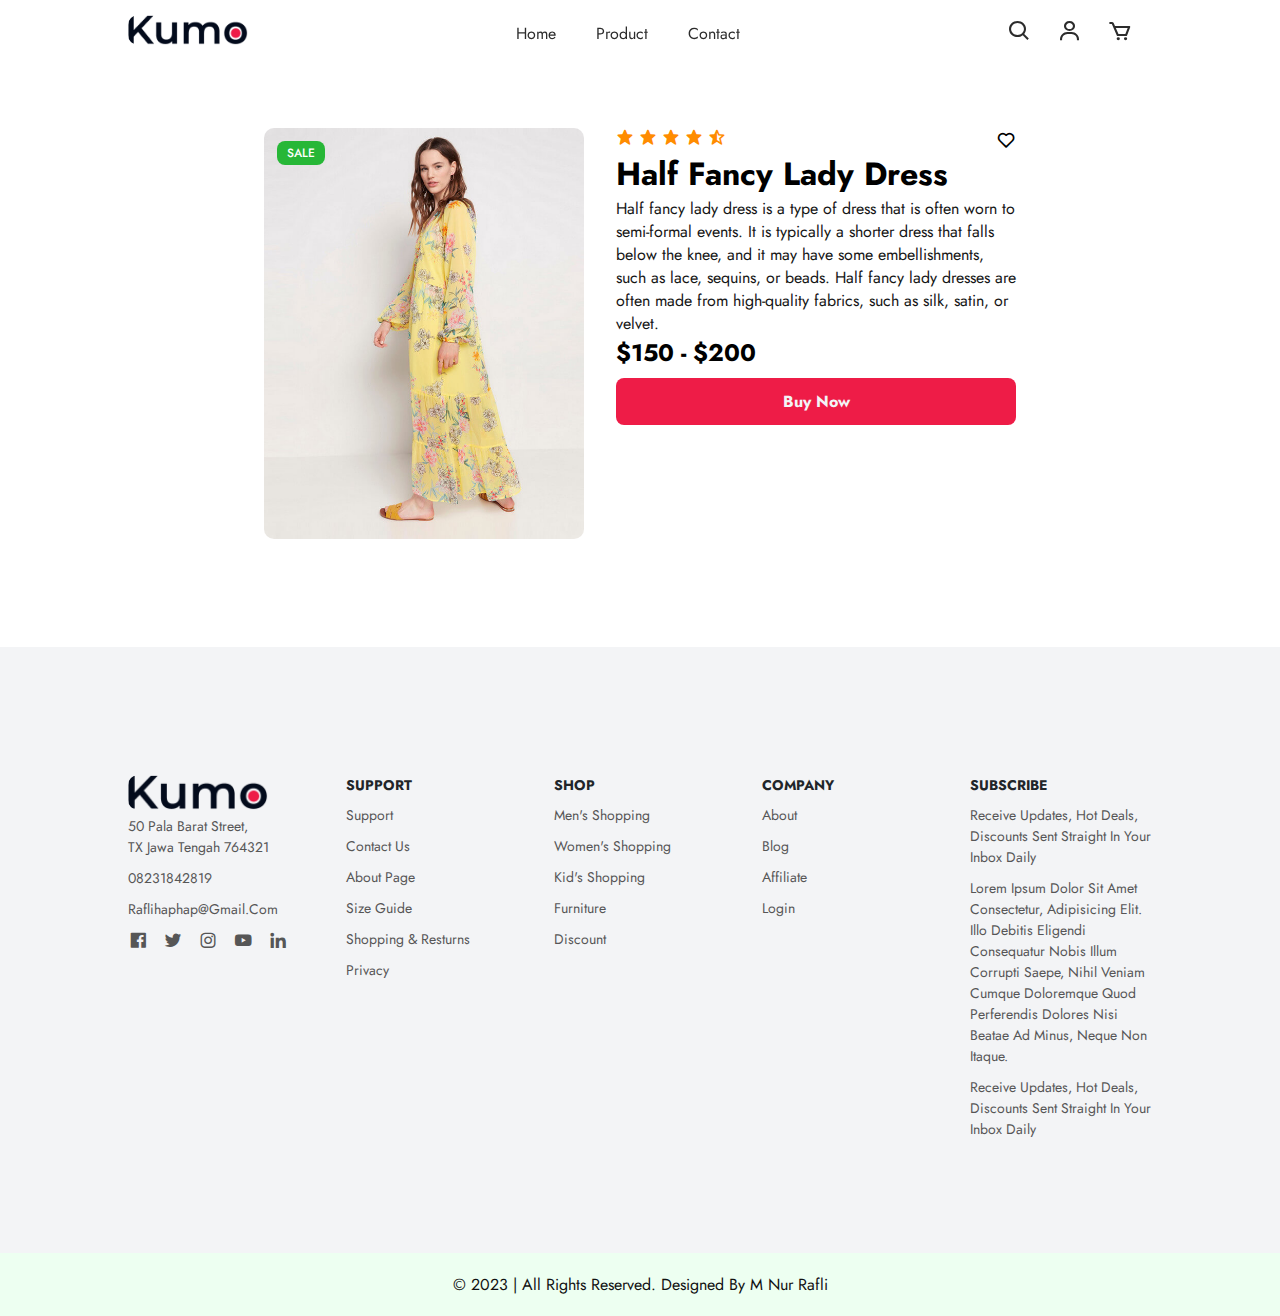
<file: detail4.html>
<!DOCTYPE html>
<html lang="en">
<head>
    <meta charset="UTF-8">
    <meta http-equiv="X-UA-Compatible" content="IE=edge">
    <meta name="viewport" content="width=device-width, initial-scale=1.0">
    <title>Kumo Fashion - Detail Product</title>
    <link rel="stylesheet" href="detail.css">

    <link rel="preconnect" href="https://fonts.googleapis.com">
    <link rel="preconnect" href="https://fonts.gstatic.com" crossorigin>
    <link href="https://fonts.googleapis.com/css2?family=Jost:ital,wght@0,100;0,300;0,400;0,500;0,600;1,200;1,500;1,600&display=swap" rel="stylesheet">
    <link rel="stylesheet" href="https://cdnjs.cloudflare.com/ajax/libs/font-awesome/6.4.2/css/all.min.css" integrity="sha512-z3gLpd7yknf1YoNbCzqRKc4qyor8gaKU1qmn+CShxbuBusANI9QpRohGBreCFkKxLhei6S9CQXFEbbKuqLg0DA==" crossorigin="anonymous" referrerpolicy="no-referrer" />
    <link rel="stylesheet" href="https://unpkg.com/boxicons@latest/css/boxicons.min.css">
</head>

<body>
    <!-- ==================== NAVBAR ==================== -->
    <header>
        <a href="home.html" class="logo"><img src="logo.png" alt=""></a>

        <ul class="navmenu">
            <li><a href="home.html">Home</a></li>
            <li><a href="product.html">Product</a></li>
            <li><a href="contact.html">Contact</a></li>
            
        </ul>
        <div class="nav-icon">
            <a href="#"><i class='bx bx-search'></i></a>
            <a href="#"><i class='bx bx-user' ></i></a>
            <a href="#"><i class='bx bx-cart' ></i></a>
        </div>

        <i class='bx bx-menu' id="hamburger"></i>
    </header>

    <!-- ==================== CONTAINER ==================== -->
    <section>
        <div class="row">
            <div class="left">
                <img src="4.jpg" alt="" class="src">
                <div class="products-text">
                    <h5>Sale</h5>
                </div>
            </div>

            <div class="right">
                <div class="heart-icon">
                    <i class='bx bx-heart' ></i>
                </div>
                <div class="ratting">
                    <i class='bx bxs-star' ></i>
                    <i class='bx bxs-star' ></i>
                    <i class='bx bxs-star' ></i>
                    <i class='bx bxs-star' ></i>
                    <i class='bx bxs-star-half' ></i>
                </div>
    
                <div class="price">
                    <h1>Half Fancy Lady Dress</h1>
                    <p>Half fancy lady dress is a type of dress that is often worn to semi-formal events. It is typically a shorter dress that falls below the knee, and it may have some embellishments, such as lace, sequins, or beads. Half fancy lady dresses are often made from high-quality fabrics, such as silk, satin, or velvet. </p>
                    <h2>$150 - $200</h2>
                </div>
    
                <a href="https://wa.me/+6282314829208" target="_blank" class="detail-button">
                    <div class="btn">
                        <h4>Buy Now</h4>
                    </div>
                </a>
            </div>
        </div>
    </section>


    <!-- ==================== FOOTER ==================== -->
    <section class="contact">
        <div class="contact-info">
            <div class="first-info">
                <img src="logo.png" alt="" srcset="">

                <p>50 Pala Barat Street, <br>TX Jawa Tengah 764321</p>
                <p>08231842819</p>
                <p>raflihaphap@gmail.com</p>

                <div class="social-icon">
                    <a href="#"><i class='bx bxl-facebook-square' ></i></a>
                    <a href="#"><i class='bx bxl-twitter' ></i></a>
                    <a href="#"><i class='bx bxl-instagram' ></i></a>
                    <a href="#"><i class='bx bxl-youtube' ></i></a>
                    <a href="#"><i class='bx bxl-linkedin' ></i></a>
                </div>
            </div>

            <div class="second-info">
                <h4>Support</h4>
                <p>Support</p>
                <p>Contact us</p>
                <p>About page</p>
                <p>Size Guide</p>
                <p>Shopping & Resturns</p>
                <p>Privacy</p>
            </div>

            <div class="third-info">
                <h4>Shop</h4>
                <p>Men's Shopping</p>
                <p>Women's Shopping</p>
                <p>Kid's Shopping</p>
                <p>Furniture</p>
                <p>Discount</p>
            </div>

            <div class="fourth-info">
                <h4>Company</h4>
                <p>About</p>
                <p>Blog</p>
                <p>Affiliate</p>
                <p>Login</p>
            </div>

            <div class="five">
                <h4>Subscribe</h4>
                <p>Receive Updates, Hot Deals, Discounts Sent Straight In Your Inbox Daily</p>
                <p>Lorem ipsum dolor sit amet consectetur, adipisicing elit. Illo debitis eligendi consequatur nobis illum corrupti saepe, nihil veniam cumque doloremque quod perferendis dolores nisi beatae ad minus, neque non itaque.</p>
                <p>Receive Updates, Hot Deals, Discounts Sent Straight In Your Inbox Daily</p>
            </div>
        </div>
    </section>

    <div class="end-text">
        <p>&copy; 2023 | All Rights Reserved. Designed By M Nur Rafli</p>
    </div>
    <script src="java.js"></script>
</body>
</file>
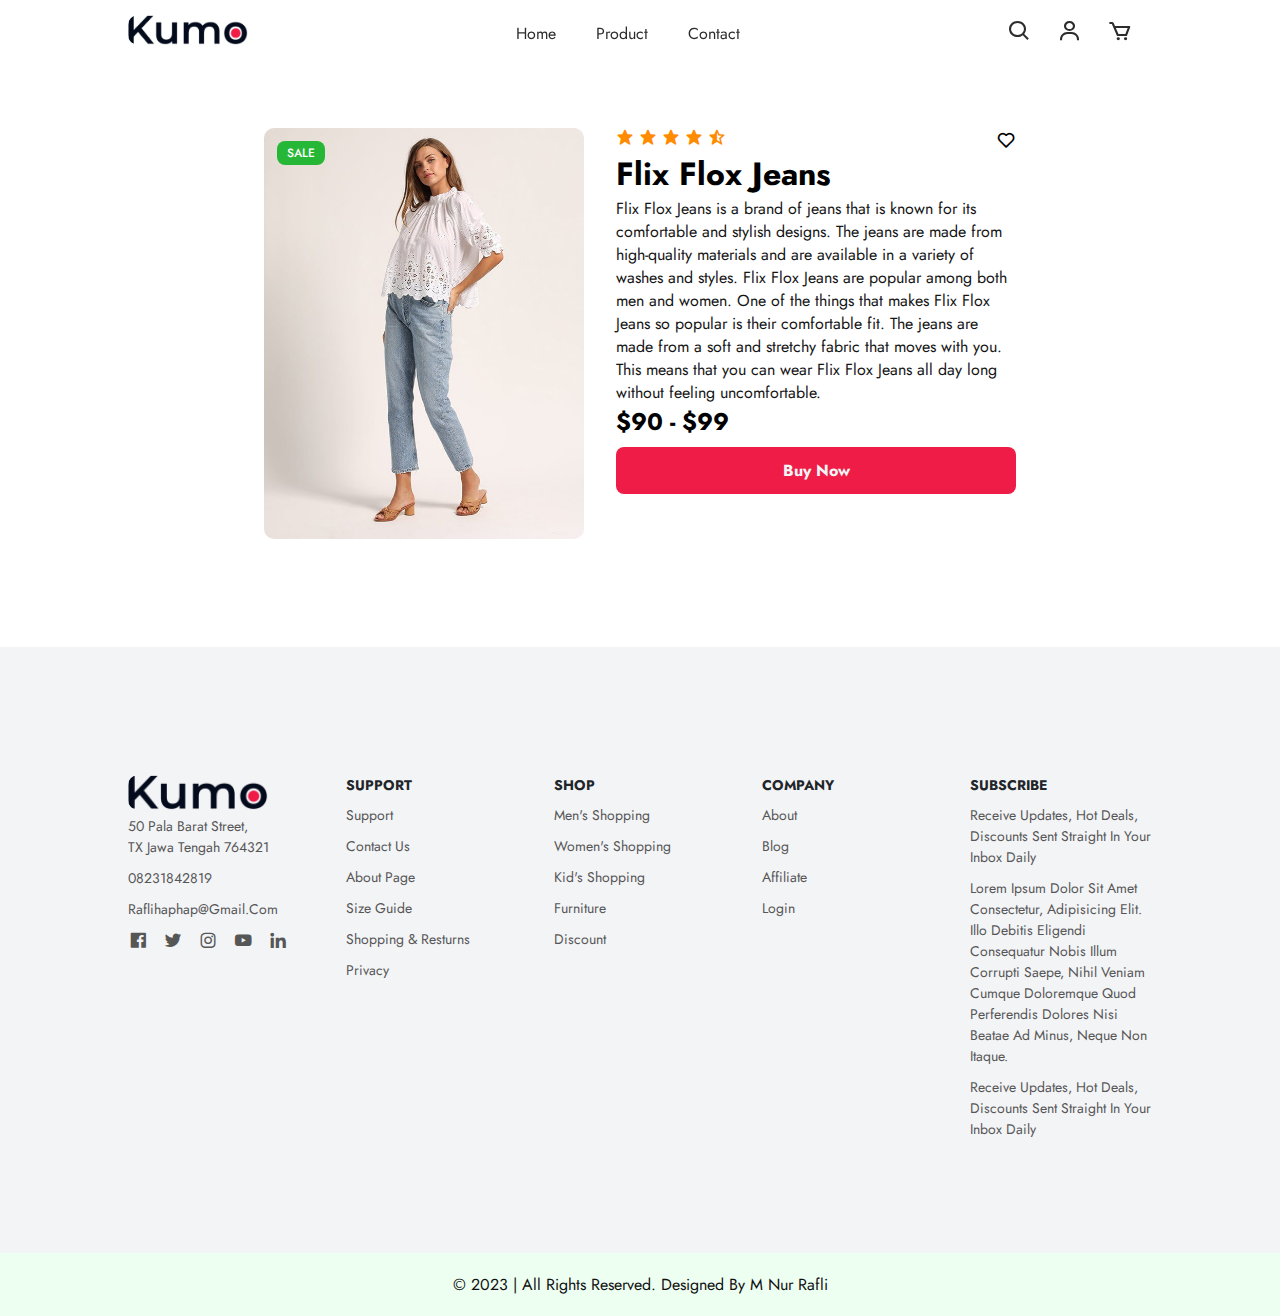
<file: detail5.html>
<!DOCTYPE html>
<html lang="en">
<head>
    <meta charset="UTF-8">
    <meta http-equiv="X-UA-Compatible" content="IE=edge">
    <meta name="viewport" content="width=device-width, initial-scale=1.0">
    <title>Kumo Fashion - Detail Product</title>
    <link rel="stylesheet" href="detail.css">

    <link rel="preconnect" href="https://fonts.googleapis.com">
    <link rel="preconnect" href="https://fonts.gstatic.com" crossorigin>
    <link href="https://fonts.googleapis.com/css2?family=Jost:ital,wght@0,100;0,300;0,400;0,500;0,600;1,200;1,500;1,600&display=swap" rel="stylesheet">
    <link rel="stylesheet" href="https://cdnjs.cloudflare.com/ajax/libs/font-awesome/6.4.2/css/all.min.css" integrity="sha512-z3gLpd7yknf1YoNbCzqRKc4qyor8gaKU1qmn+CShxbuBusANI9QpRohGBreCFkKxLhei6S9CQXFEbbKuqLg0DA==" crossorigin="anonymous" referrerpolicy="no-referrer" />
    <link rel="stylesheet" href="https://unpkg.com/boxicons@latest/css/boxicons.min.css">
</head>

<body>
    <!-- ==================== NAVBAR ==================== -->
    <header>
        <a href="home.html" class="logo"><img src="logo.png" alt=""></a>

        <ul class="navmenu">
            <li><a href="home.html">Home</a></li>
            <li><a href="product.html">Product</a></li>
            <li><a href="contact.html">Contact</a></li>
            
        </ul>
        <div class="nav-icon">
            <a href="#"><i class='bx bx-search'></i></a>
            <a href="#"><i class='bx bx-user' ></i></a>
            <a href="#"><i class='bx bx-cart' ></i></a>
        </div>

        <i class='bx bx-menu' id="hamburger"></i>
    </header>

    <!-- ==================== CONTAINER ==================== -->
    <section>
        <div class="row">
            <div class="left">
                <img src="5.jpg" alt="" class="src">
                <div class="products-text">
                    <h5>Sale</h5>
                </div>
            </div>

            <div class="right">
                <div class="heart-icon">
                    <i class='bx bx-heart' ></i>
                </div>
                <div class="ratting">
                    <i class='bx bxs-star' ></i>
                    <i class='bx bxs-star' ></i>
                    <i class='bx bxs-star' ></i>
                    <i class='bx bxs-star' ></i>
                    <i class='bx bxs-star-half' ></i>
                </div>
    
                <div class="price">
                    <h1>Flix Flox Jeans</h1>
                    <p>Flix Flox Jeans is a brand of jeans that is known for its comfortable and stylish designs. The jeans are made from high-quality materials and are available in a variety of washes and styles. Flix Flox Jeans are popular among both men and women. One of the things that makes Flix Flox Jeans so popular is their comfortable fit. The jeans are made from a soft and stretchy fabric that moves with you. This means that you can wear Flix Flox Jeans all day long without feeling uncomfortable. </p>
                    <h2>$90 - $99</h2>
                </div>
    
                <a href="https://wa.me/+6282314829208" target="_blank" class="detail-button">
                    <div class="btn">
                        <h4>Buy Now</h4>
                    </div>
                </a>
            </div>
        </div>
    </section>


    <!-- ==================== FOOTER ==================== -->
    <section class="contact">
        <div class="contact-info">
            <div class="first-info">
                <img src="logo.png" alt="" srcset="">

                <p>50 Pala Barat Street, <br>TX Jawa Tengah 764321</p>
                <p>08231842819</p>
                <p>raflihaphap@gmail.com</p>

                <div class="social-icon">
                    <a href="#"><i class='bx bxl-facebook-square' ></i></a>
                    <a href="#"><i class='bx bxl-twitter' ></i></a>
                    <a href="#"><i class='bx bxl-instagram' ></i></a>
                    <a href="#"><i class='bx bxl-youtube' ></i></a>
                    <a href="#"><i class='bx bxl-linkedin' ></i></a>
                </div>
            </div>

            <div class="second-info">
                <h4>Support</h4>
                <p>Support</p>
                <p>Contact us</p>
                <p>About page</p>
                <p>Size Guide</p>
                <p>Shopping & Resturns</p>
                <p>Privacy</p>
            </div>

            <div class="third-info">
                <h4>Shop</h4>
                <p>Men's Shopping</p>
                <p>Women's Shopping</p>
                <p>Kid's Shopping</p>
                <p>Furniture</p>
                <p>Discount</p>
            </div>

            <div class="fourth-info">
                <h4>Company</h4>
                <p>About</p>
                <p>Blog</p>
                <p>Affiliate</p>
                <p>Login</p>
            </div>

            <div class="five">
                <h4>Subscribe</h4>
                <p>Receive Updates, Hot Deals, Discounts Sent Straight In Your Inbox Daily</p>
                <p>Lorem ipsum dolor sit amet consectetur, adipisicing elit. Illo debitis eligendi consequatur nobis illum corrupti saepe, nihil veniam cumque doloremque quod perferendis dolores nisi beatae ad minus, neque non itaque.</p>
                <p>Receive Updates, Hot Deals, Discounts Sent Straight In Your Inbox Daily</p>
            </div>
        </div>
    </section>

    <div class="end-text">
        <p>&copy; 2023 | All Rights Reserved. Designed By M Nur Rafli</p>
    </div>
    <script src="java.js"></script>
</body>
</file>
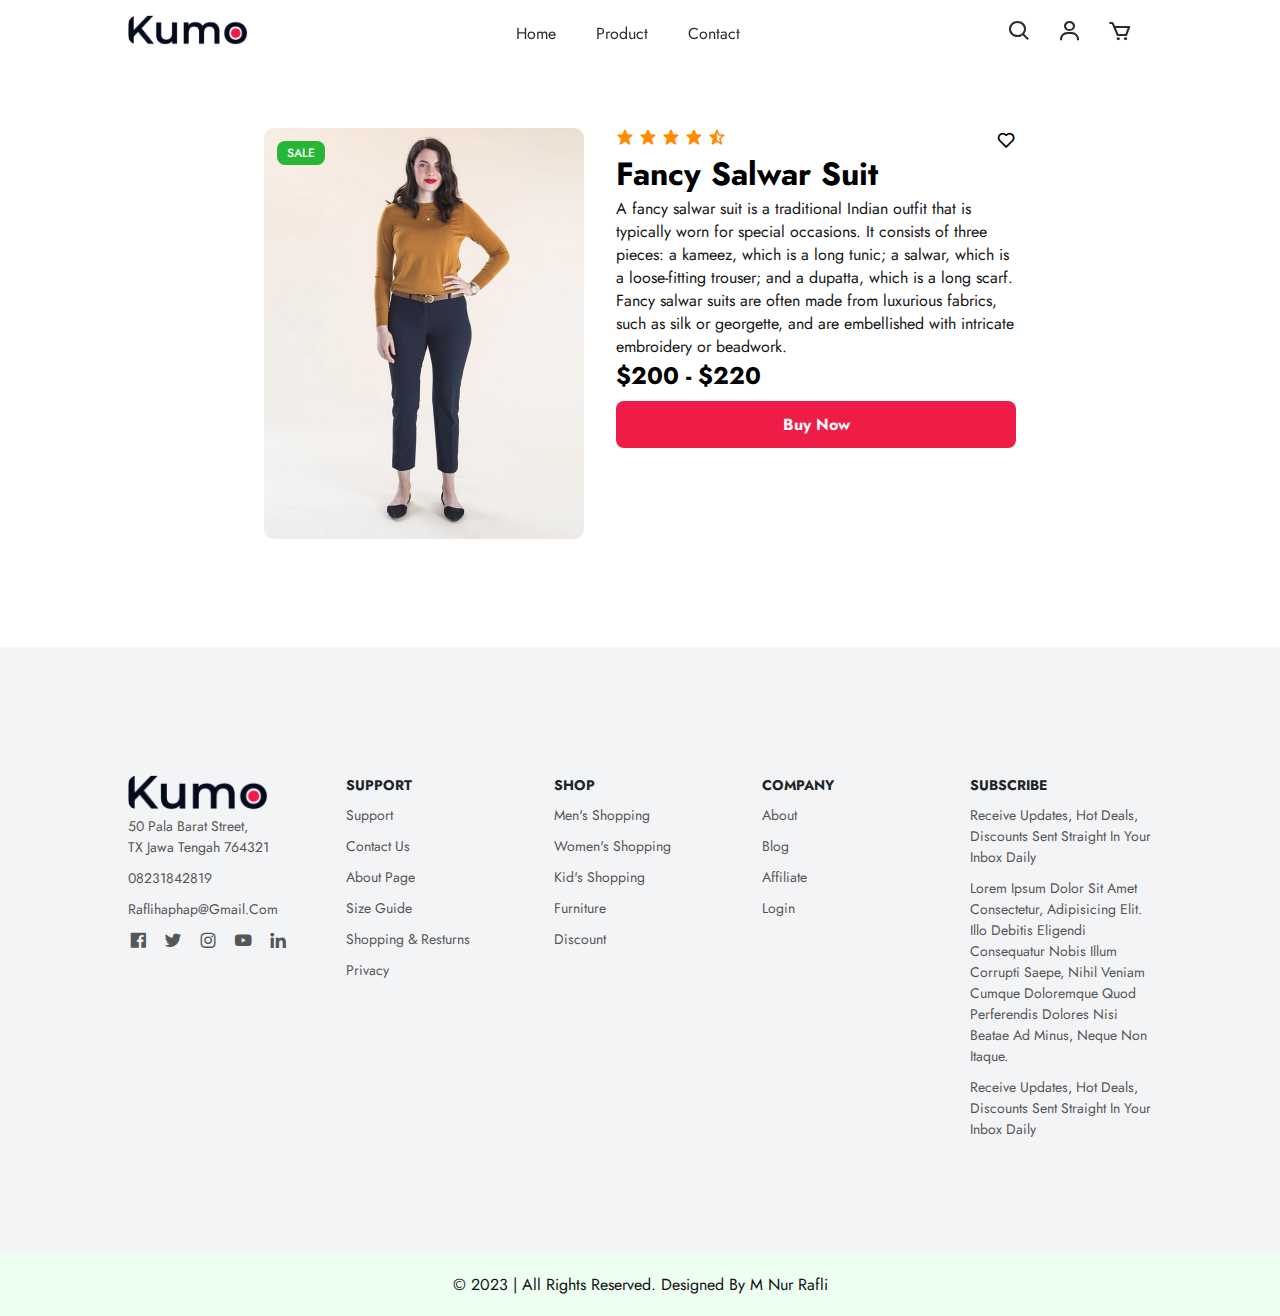
<file: detail6.html>
<!DOCTYPE html>
<html lang="en">
<head>
    <meta charset="UTF-8">
    <meta http-equiv="X-UA-Compatible" content="IE=edge">
    <meta name="viewport" content="width=device-width, initial-scale=1.0">
    <title>Kumo Fashion - Detail Product</title>
    <link rel="stylesheet" href="detail.css">

    <link rel="preconnect" href="https://fonts.googleapis.com">
    <link rel="preconnect" href="https://fonts.gstatic.com" crossorigin>
    <link href="https://fonts.googleapis.com/css2?family=Jost:ital,wght@0,100;0,300;0,400;0,500;0,600;1,200;1,500;1,600&display=swap" rel="stylesheet">
    <link rel="stylesheet" href="https://cdnjs.cloudflare.com/ajax/libs/font-awesome/6.4.2/css/all.min.css" integrity="sha512-z3gLpd7yknf1YoNbCzqRKc4qyor8gaKU1qmn+CShxbuBusANI9QpRohGBreCFkKxLhei6S9CQXFEbbKuqLg0DA==" crossorigin="anonymous" referrerpolicy="no-referrer" />
    <link rel="stylesheet" href="https://unpkg.com/boxicons@latest/css/boxicons.min.css">
</head>

<body>
    <!-- ==================== NAVBAR ==================== -->
    <header>
        <a href="home.html" class="logo"><img src="logo.png" alt=""></a>

        <ul class="navmenu">
            <li><a href="home.html">Home</a></li>
            <li><a href="product.html">Product</a></li>
            <li><a href="contact.html">Contact</a></li>
            
        </ul>
        <div class="nav-icon">
            <a href="#"><i class='bx bx-search'></i></a>
            <a href="#"><i class='bx bx-user' ></i></a>
            <a href="#"><i class='bx bx-cart' ></i></a>
        </div>

        <i class='bx bx-menu' id="hamburger"></i>
    </header>

    <!-- ==================== CONTAINER ==================== -->
    <section>
        <div class="row">
            <div class="left">
                <img src="6.jpg" alt="" class="src">
                <div class="products-text">
                    <h5>Sale</h5>
                </div>
            </div>

            <div class="right">
                <div class="heart-icon">
                    <i class='bx bx-heart' ></i>
                </div>
                <div class="ratting">
                    <i class='bx bxs-star' ></i>
                    <i class='bx bxs-star' ></i>
                    <i class='bx bxs-star' ></i>
                    <i class='bx bxs-star' ></i>
                    <i class='bx bxs-star-half' ></i>
                </div>
    
                <div class="price">
                    <h1>Fancy Salwar Suit</h1>
                    <p>A fancy salwar suit is a traditional Indian outfit that is typically worn for special occasions. It consists of three pieces: a kameez, which is a long tunic; a salwar, which is a loose-fitting trouser; and a dupatta, which is a long scarf. Fancy salwar suits are often made from luxurious fabrics, such as silk or georgette, and are embellished with intricate embroidery or beadwork.</p>
                    <h2>$200 - $220</h2>
                </div>
    
                <a href="https://wa.me/+6282314829208" target="_blank" class="detail-button">
                    <div class="btn">
                        <h4>Buy Now</h4>
                    </div>
                </a>
            </div>
        </div>
    </section>


    <!-- ==================== FOOTER ==================== -->
    <section class="contact">
        <div class="contact-info">
            <div class="first-info">
                <img src="logo.png" alt="" srcset="">

                <p>50 Pala Barat Street, <br>TX Jawa Tengah 764321</p>
                <p>08231842819</p>
                <p>raflihaphap@gmail.com</p>

                <div class="social-icon">
                    <a href="#"><i class='bx bxl-facebook-square' ></i></a>
                    <a href="#"><i class='bx bxl-twitter' ></i></a>
                    <a href="#"><i class='bx bxl-instagram' ></i></a>
                    <a href="#"><i class='bx bxl-youtube' ></i></a>
                    <a href="#"><i class='bx bxl-linkedin' ></i></a>
                </div>
            </div>

            <div class="second-info">
                <h4>Support</h4>
                <p>Support</p>
                <p>Contact us</p>
                <p>About page</p>
                <p>Size Guide</p>
                <p>Shopping & Resturns</p>
                <p>Privacy</p>
            </div>

            <div class="third-info">
                <h4>Shop</h4>
                <p>Men's Shopping</p>
                <p>Women's Shopping</p>
                <p>Kid's Shopping</p>
                <p>Furniture</p>
                <p>Discount</p>
            </div>

            <div class="fourth-info">
                <h4>Company</h4>
                <p>About</p>
                <p>Blog</p>
                <p>Affiliate</p>
                <p>Login</p>
            </div>

            <div class="five">
                <h4>Subscribe</h4>
                <p>Receive Updates, Hot Deals, Discounts Sent Straight In Your Inbox Daily</p>
                <p>Lorem ipsum dolor sit amet consectetur, adipisicing elit. Illo debitis eligendi consequatur nobis illum corrupti saepe, nihil veniam cumque doloremque quod perferendis dolores nisi beatae ad minus, neque non itaque.</p>
                <p>Receive Updates, Hot Deals, Discounts Sent Straight In Your Inbox Daily</p>
            </div>
        </div>
    </section>

    <div class="end-text">
        <p>&copy; 2023 | All Rights Reserved. Designed By M Nur Rafli</p>
    </div>
    <script src="java.js"></script>
</body>
</file>
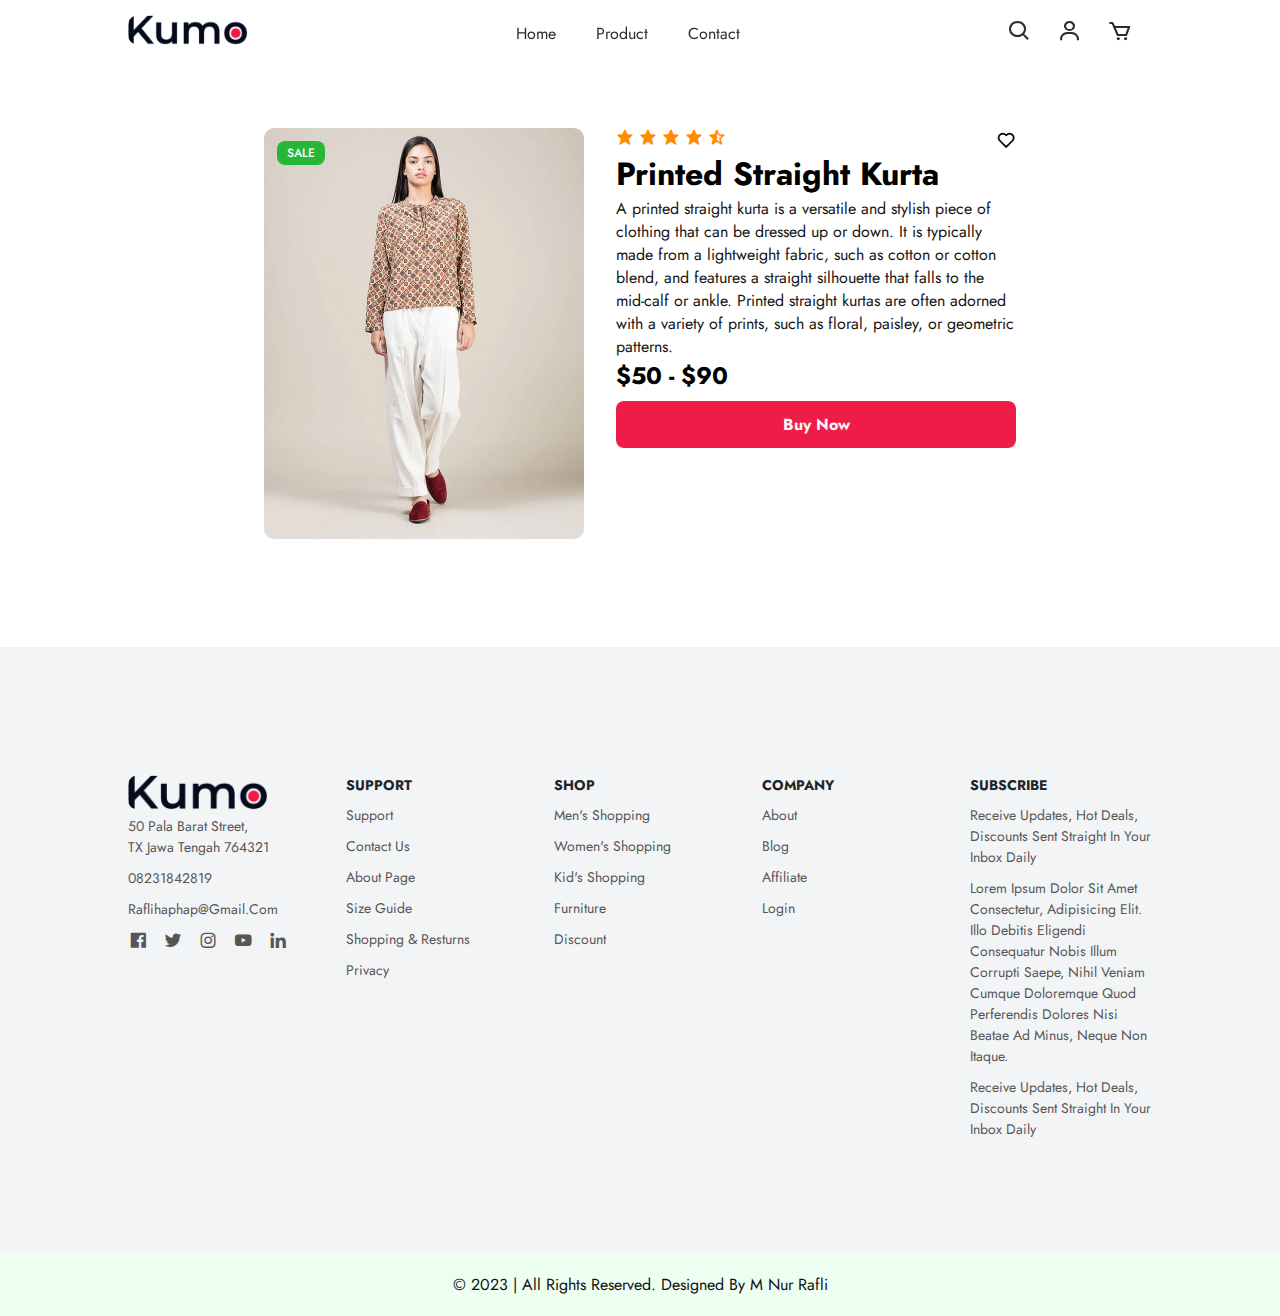
<file: detail7.html>
<!DOCTYPE html>
<html lang="en">
<head>
    <meta charset="UTF-8">
    <meta http-equiv="X-UA-Compatible" content="IE=edge">
    <meta name="viewport" content="width=device-width, initial-scale=1.0">
    <title>Kumo Fashion - Detail Product</title>
    <link rel="stylesheet" href="detail.css">

    <link rel="preconnect" href="https://fonts.googleapis.com">
    <link rel="preconnect" href="https://fonts.gstatic.com" crossorigin>
    <link href="https://fonts.googleapis.com/css2?family=Jost:ital,wght@0,100;0,300;0,400;0,500;0,600;1,200;1,500;1,600&display=swap" rel="stylesheet">
    <link rel="stylesheet" href="https://cdnjs.cloudflare.com/ajax/libs/font-awesome/6.4.2/css/all.min.css" integrity="sha512-z3gLpd7yknf1YoNbCzqRKc4qyor8gaKU1qmn+CShxbuBusANI9QpRohGBreCFkKxLhei6S9CQXFEbbKuqLg0DA==" crossorigin="anonymous" referrerpolicy="no-referrer" />
    <link rel="stylesheet" href="https://unpkg.com/boxicons@latest/css/boxicons.min.css">
</head>

<body>
    <!-- ==================== NAVBAR ==================== -->
    <header>
        <a href="home.html" class="logo"><img src="logo.png" alt=""></a>

        <ul class="navmenu">
            <li><a href="home.html">Home</a></li>
            <li><a href="product.html">Product</a></li>
            <li><a href="contact.html">Contact</a></li>
            
        </ul>
        <div class="nav-icon">
            <a href="#"><i class='bx bx-search'></i></a>
            <a href="#"><i class='bx bx-user' ></i></a>
            <a href="#"><i class='bx bx-cart' ></i></a>
        </div>

        <i class='bx bx-menu' id="hamburger"></i>
    </header>

    <!-- ==================== CONTAINER ==================== -->
    <section>
        <div class="row">
            <div class="left">
                <img src="7.jpg" alt="" class="src">
                <div class="products-text">
                    <h5>Sale</h5>
                </div>
            </div>

            <div class="right">
                <div class="heart-icon">
                    <i class='bx bx-heart' ></i>
                </div>
                <div class="ratting">
                    <i class='bx bxs-star' ></i>
                    <i class='bx bxs-star' ></i>
                    <i class='bx bxs-star' ></i>
                    <i class='bx bxs-star' ></i>
                    <i class='bx bxs-star-half' ></i>
                </div>
    
                <div class="price">
                    <h1>Printed Straight Kurta</h1>
                    <p>A printed straight kurta is a versatile and stylish piece of clothing that can be dressed up or down. It is typically made from a lightweight fabric, such as cotton or cotton blend, and features a straight silhouette that falls to the mid-calf or ankle. Printed straight kurtas are often adorned with a variety of prints, such as floral, paisley, or geometric patterns.</p>
                    <h2>$50 - $90</h2>
                </div>
    
                <a href="https://wa.me/+6282314829208" target="_blank" class="detail-button">
                    <div class="btn">
                        <h4>Buy Now</h4>
                    </div>
                </a>
            </div>
        </div>
    </section>


    <!-- ==================== FOOTER ==================== -->
    <section class="contact">
        <div class="contact-info">
            <div class="first-info">
                <img src="logo.png" alt="" srcset="">

                <p>50 Pala Barat Street, <br>TX Jawa Tengah 764321</p>
                <p>08231842819</p>
                <p>raflihaphap@gmail.com</p>

                <div class="social-icon">
                    <a href="#"><i class='bx bxl-facebook-square' ></i></a>
                    <a href="#"><i class='bx bxl-twitter' ></i></a>
                    <a href="#"><i class='bx bxl-instagram' ></i></a>
                    <a href="#"><i class='bx bxl-youtube' ></i></a>
                    <a href="#"><i class='bx bxl-linkedin' ></i></a>
                </div>
            </div>

            <div class="second-info">
                <h4>Support</h4>
                <p>Support</p>
                <p>Contact us</p>
                <p>About page</p>
                <p>Size Guide</p>
                <p>Shopping & Resturns</p>
                <p>Privacy</p>
            </div>

            <div class="third-info">
                <h4>Shop</h4>
                <p>Men's Shopping</p>
                <p>Women's Shopping</p>
                <p>Kid's Shopping</p>
                <p>Furniture</p>
                <p>Discount</p>
            </div>

            <div class="fourth-info">
                <h4>Company</h4>
                <p>About</p>
                <p>Blog</p>
                <p>Affiliate</p>
                <p>Login</p>
            </div>

            <div class="five">
                <h4>Subscribe</h4>
                <p>Receive Updates, Hot Deals, Discounts Sent Straight In Your Inbox Daily</p>
                <p>Lorem ipsum dolor sit amet consectetur, adipisicing elit. Illo debitis eligendi consequatur nobis illum corrupti saepe, nihil veniam cumque doloremque quod perferendis dolores nisi beatae ad minus, neque non itaque.</p>
                <p>Receive Updates, Hot Deals, Discounts Sent Straight In Your Inbox Daily</p>
            </div>
        </div>
    </section>

    <div class="end-text">
        <p>&copy; 2023 | All Rights Reserved. Designed By M Nur Rafli</p>
    </div>
    <script src="java.js"></script>
</body>
</file>
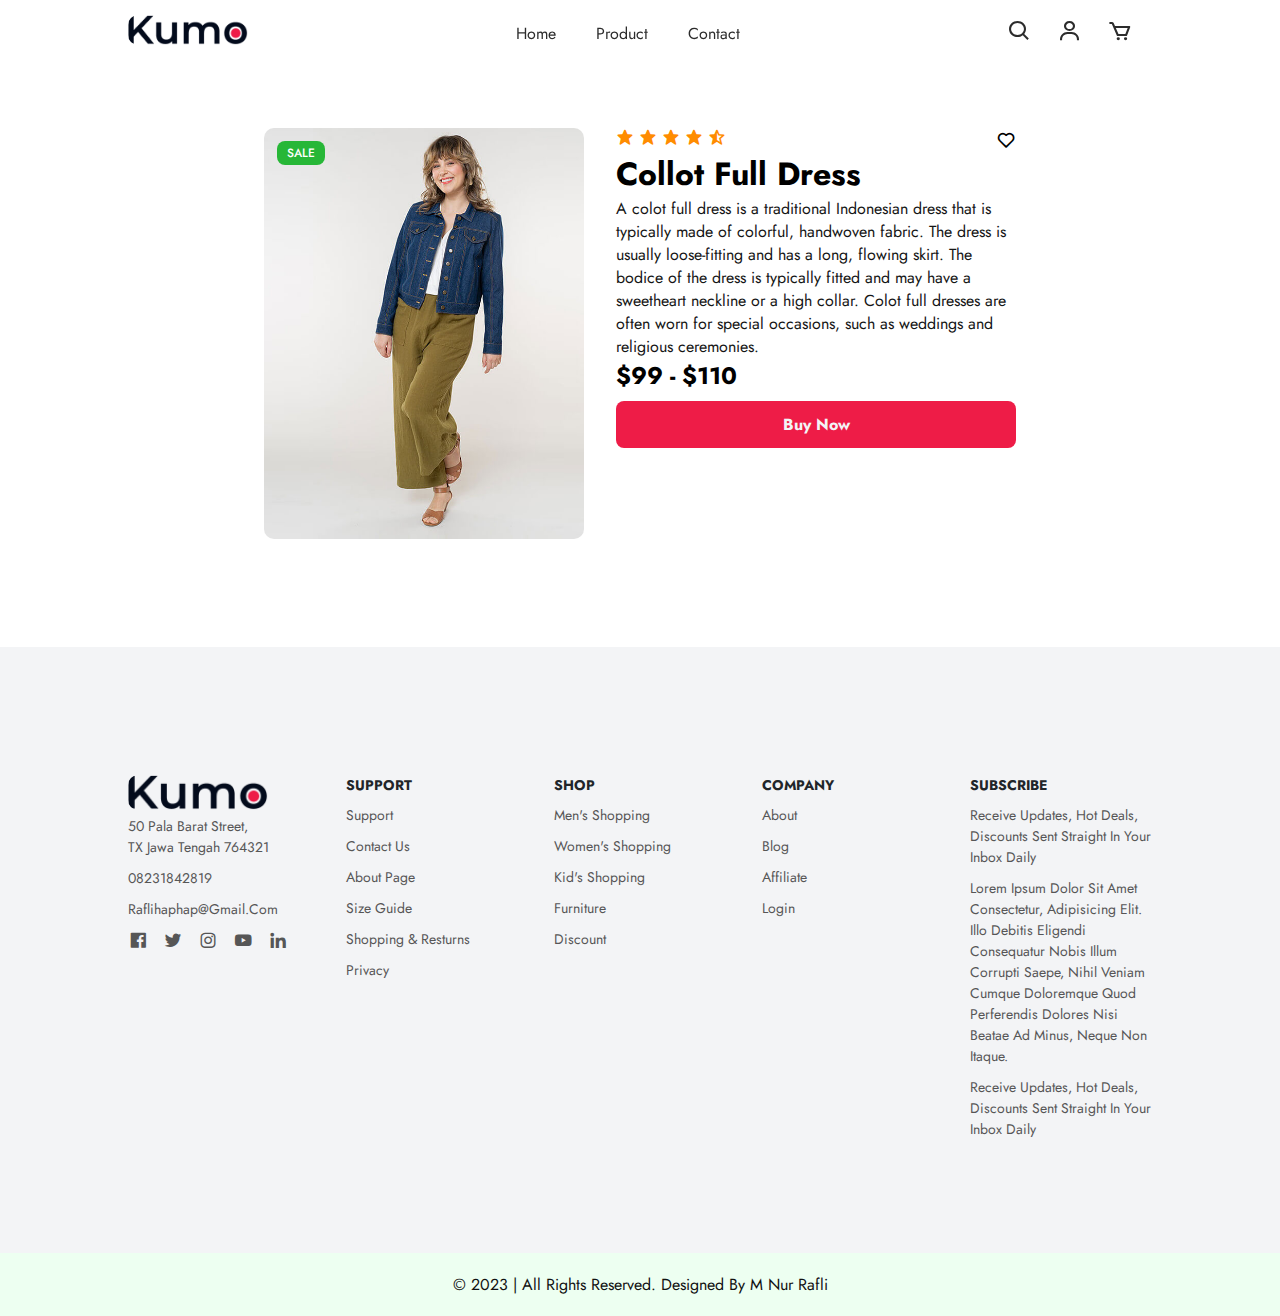
<file: detail8.html>
<!DOCTYPE html>
<html lang="en">
<head>
    <meta charset="UTF-8">
    <meta http-equiv="X-UA-Compatible" content="IE=edge">
    <meta name="viewport" content="width=device-width, initial-scale=1.0">
    <title>Kumo Fashion - Detail Product</title>
    <link rel="stylesheet" href="detail.css">

    <link rel="preconnect" href="https://fonts.googleapis.com">
    <link rel="preconnect" href="https://fonts.gstatic.com" crossorigin>
    <link href="https://fonts.googleapis.com/css2?family=Jost:ital,wght@0,100;0,300;0,400;0,500;0,600;1,200;1,500;1,600&display=swap" rel="stylesheet">
    <link rel="stylesheet" href="https://cdnjs.cloudflare.com/ajax/libs/font-awesome/6.4.2/css/all.min.css" integrity="sha512-z3gLpd7yknf1YoNbCzqRKc4qyor8gaKU1qmn+CShxbuBusANI9QpRohGBreCFkKxLhei6S9CQXFEbbKuqLg0DA==" crossorigin="anonymous" referrerpolicy="no-referrer" />
    <link rel="stylesheet" href="https://unpkg.com/boxicons@latest/css/boxicons.min.css">
</head>

<body>
    <!-- ==================== NAVBAR ==================== -->
    <header>
        <a href="home.html" class="logo"><img src="logo.png" alt=""></a>

        <ul class="navmenu">
            <li><a href="home.html">Home</a></li>
            <li><a href="product.html">Product</a></li>
            <li><a href="contact.html">Contact</a></li>
            
        </ul>
        <div class="nav-icon">
            <a href="#"><i class='bx bx-search'></i></a>
            <a href="#"><i class='bx bx-user' ></i></a>
            <a href="#"><i class='bx bx-cart' ></i></a>
        </div>

        <i class='bx bx-menu' id="hamburger"></i>
    </header>

    <!-- ==================== CONTAINER ==================== -->
    <section>
        <div class="row">
            <div class="left">
                <img src="8.jpg" alt="" class="src">
                <div class="products-text">
                    <h5>Sale</h5>
                </div>
            </div>

            <div class="right">
                <div class="heart-icon">
                    <i class='bx bx-heart' ></i>
                </div>
                <div class="ratting">
                    <i class='bx bxs-star' ></i>
                    <i class='bx bxs-star' ></i>
                    <i class='bx bxs-star' ></i>
                    <i class='bx bxs-star' ></i>
                    <i class='bx bxs-star-half' ></i>
                </div>
    
                <div class="price">
                    <h1>Collot Full Dress</h1>
                    <p>A colot full dress is a traditional Indonesian dress that is typically made of colorful, handwoven fabric. The dress is usually loose-fitting and has a long, flowing skirt. The bodice of the dress is typically fitted and may have a sweetheart neckline or a high collar. Colot full dresses are often worn for special occasions, such as weddings and religious ceremonies.</p>
                    <h2>$99 - $110</h2>
                </div>
    
                <a href="https://wa.me/+6282314829208" target="_blank" class="detail-button">
                    <div class="btn">
                        <h4>Buy Now</h4>
                    </div>
                </a>
            </div>
        </div>
    </section>


    <!-- ==================== FOOTER ==================== -->
    <section class="contact">
        <div class="contact-info">
            <div class="first-info">
                <img src="logo.png" alt="" srcset="">

                <p>50 Pala Barat Street, <br>TX Jawa Tengah 764321</p>
                <p>08231842819</p>
                <p>raflihaphap@gmail.com</p>

                <div class="social-icon">
                    <a href="#"><i class='bx bxl-facebook-square' ></i></a>
                    <a href="#"><i class='bx bxl-twitter' ></i></a>
                    <a href="#"><i class='bx bxl-instagram' ></i></a>
                    <a href="#"><i class='bx bxl-youtube' ></i></a>
                    <a href="#"><i class='bx bxl-linkedin' ></i></a>
                </div>
            </div>

            <div class="second-info">
                <h4>Support</h4>
                <p>Support</p>
                <p>Contact us</p>
                <p>About page</p>
                <p>Size Guide</p>
                <p>Shopping & Resturns</p>
                <p>Privacy</p>
            </div>

            <div class="third-info">
                <h4>Shop</h4>
                <p>Men's Shopping</p>
                <p>Women's Shopping</p>
                <p>Kid's Shopping</p>
                <p>Furniture</p>
                <p>Discount</p>
            </div>

            <div class="fourth-info">
                <h4>Company</h4>
                <p>About</p>
                <p>Blog</p>
                <p>Affiliate</p>
                <p>Login</p>
            </div>

            <div class="five">
                <h4>Subscribe</h4>
                <p>Receive Updates, Hot Deals, Discounts Sent Straight In Your Inbox Daily</p>
                <p>Lorem ipsum dolor sit amet consectetur, adipisicing elit. Illo debitis eligendi consequatur nobis illum corrupti saepe, nihil veniam cumque doloremque quod perferendis dolores nisi beatae ad minus, neque non itaque.</p>
                <p>Receive Updates, Hot Deals, Discounts Sent Straight In Your Inbox Daily</p>
            </div>
        </div>
    </section>

    <div class="end-text">
        <p>&copy; 2023 | All Rights Reserved. Designed By M Nur Rafli</p>
    </div>
    <script src="java.js"></script>
</body>
</file>
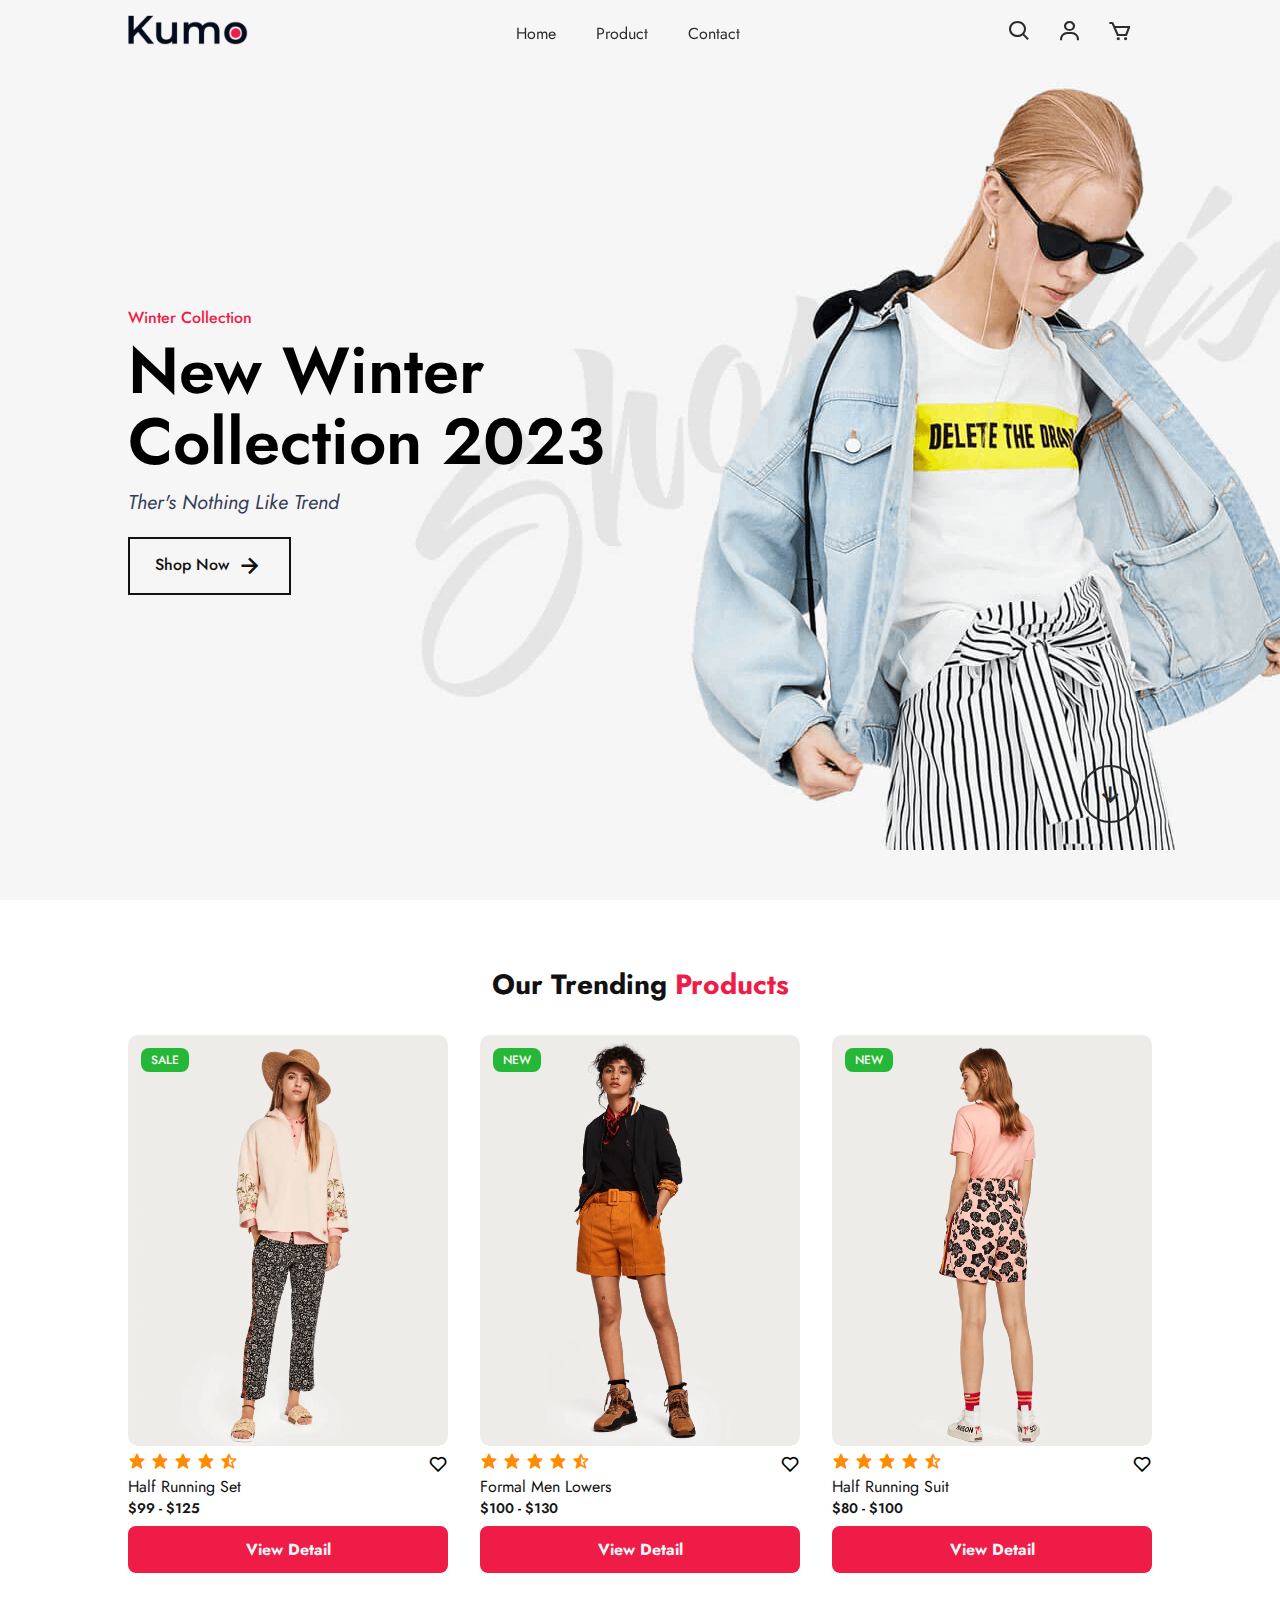
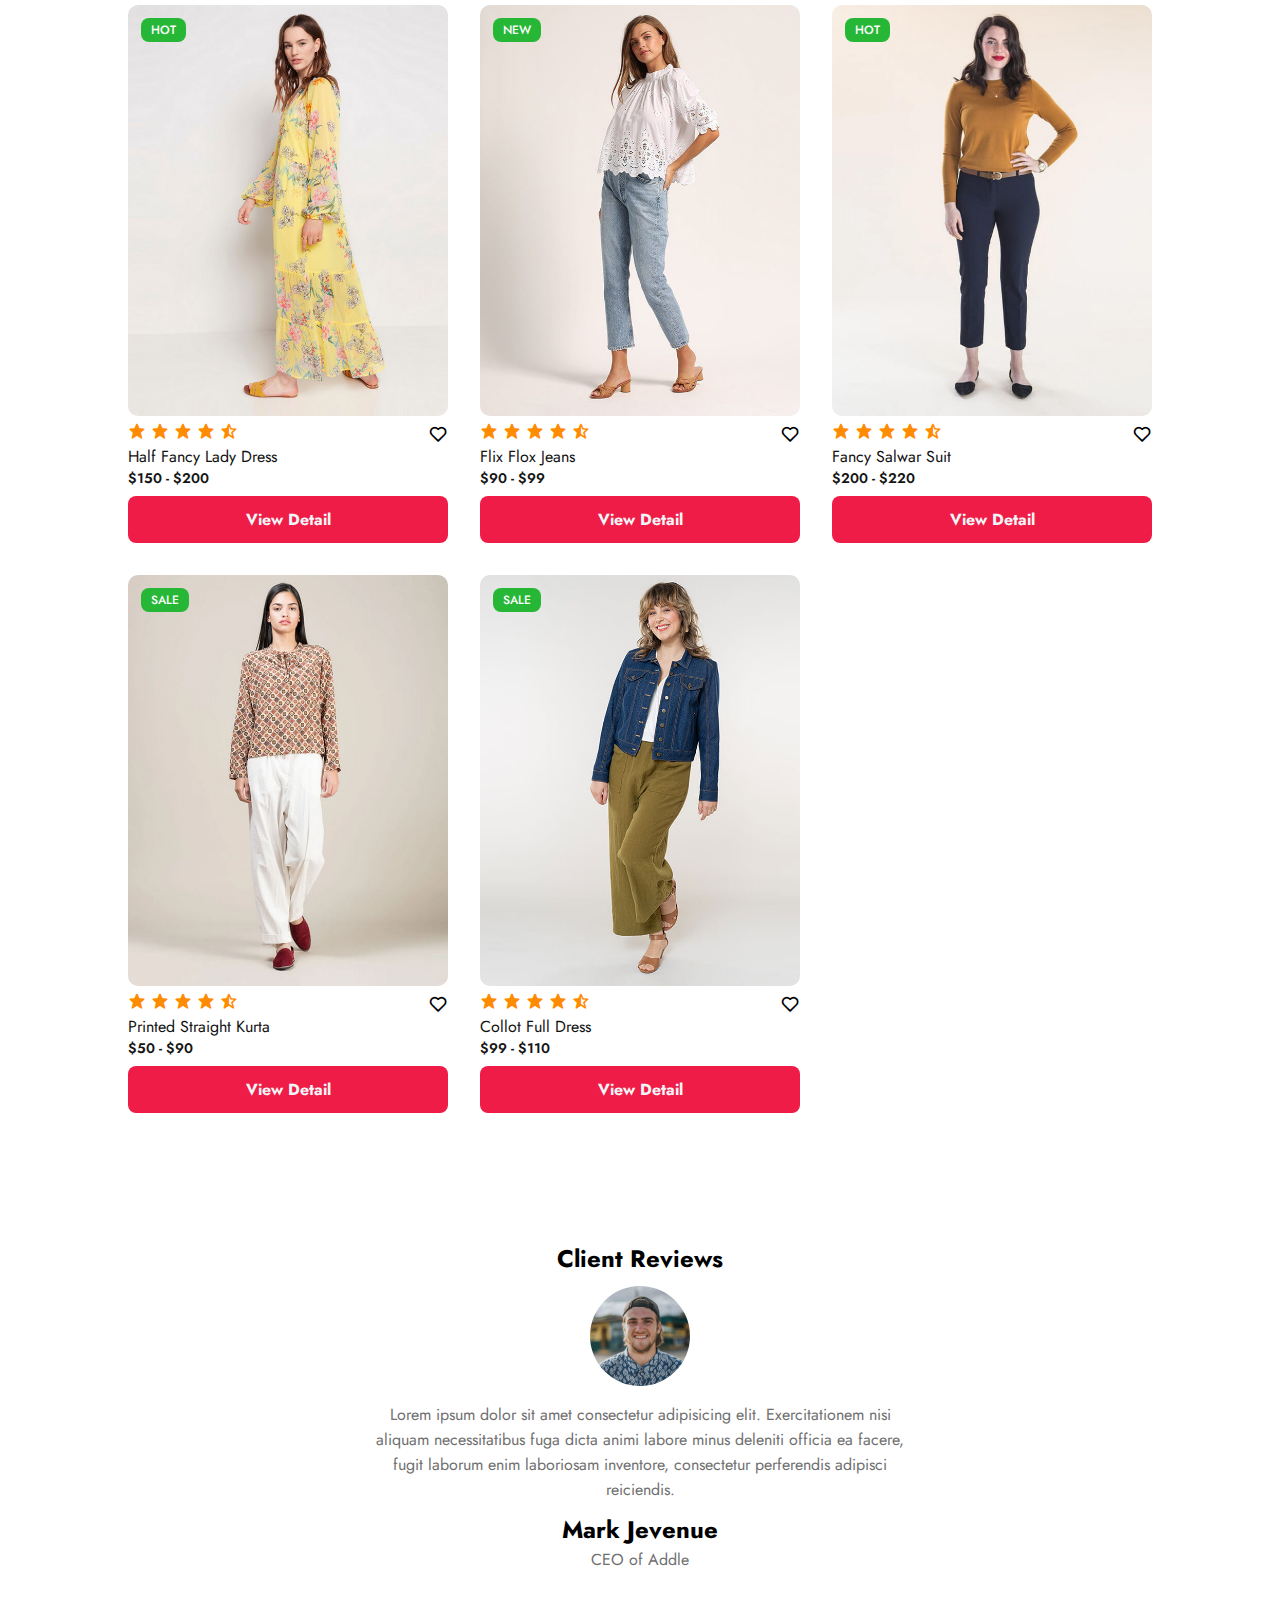
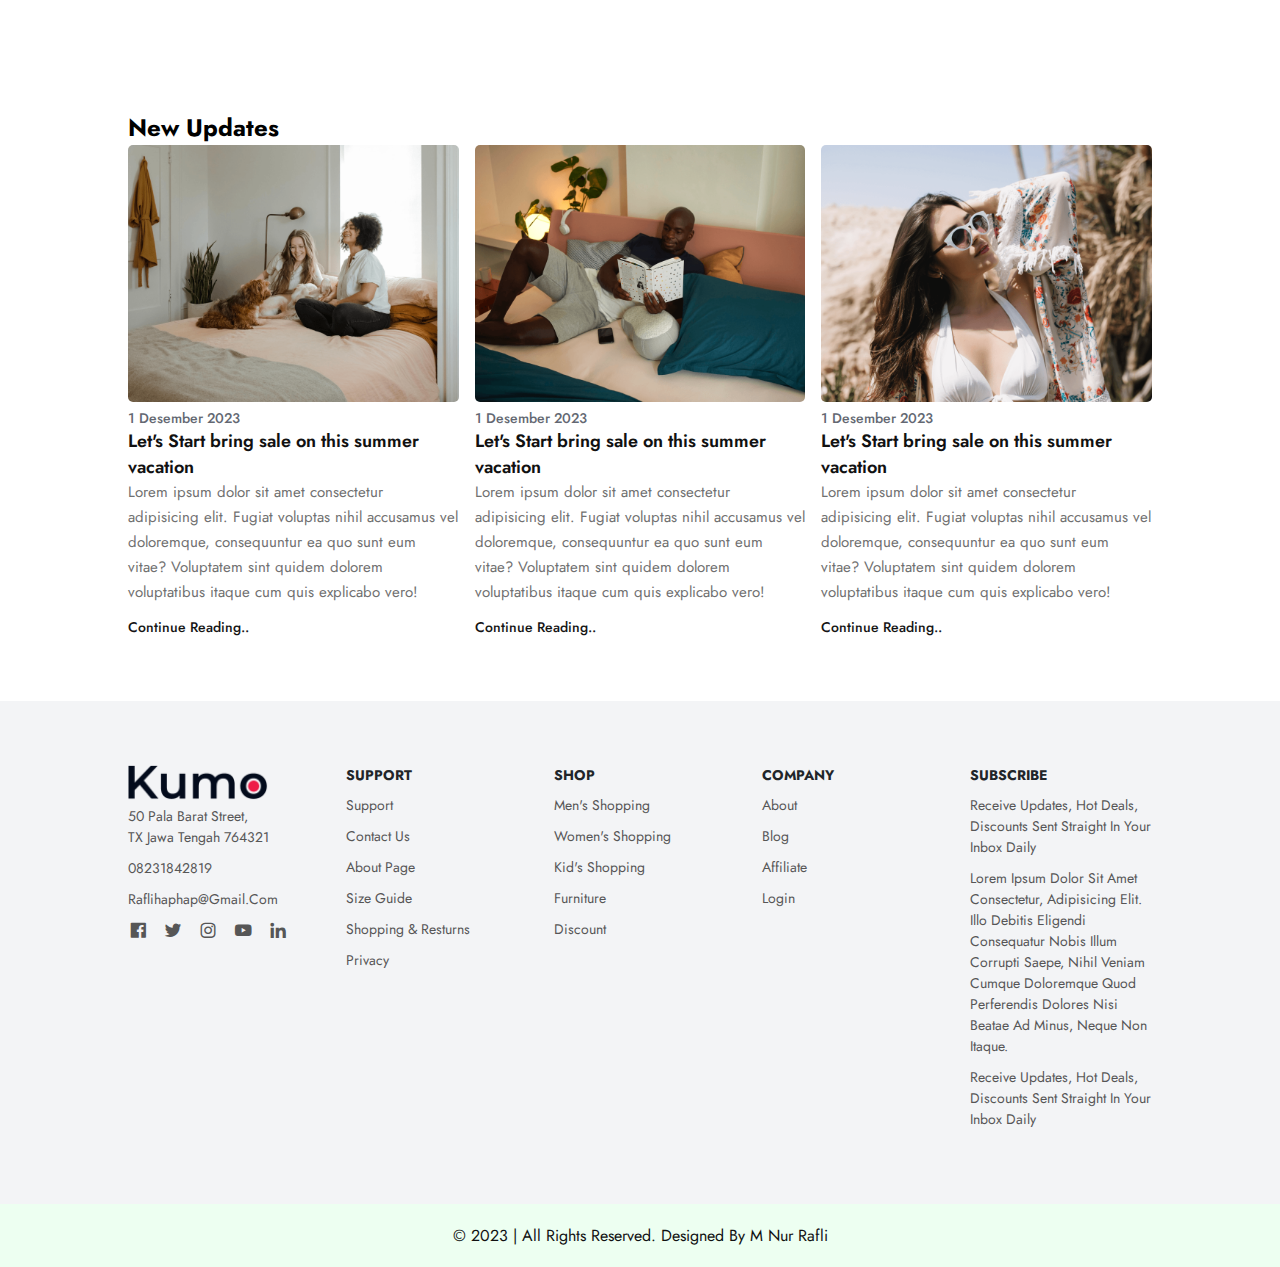
<file: home.html>
<!DOCTYPE html>
<html lang="en">
<head>
    <meta charset="UTF-8">
    <meta http-equiv="X-UA-Compatible" content="IE=edge">
    <meta name="viewport" content="width=device-width, initial-scale=1.0">
    <title>Kumo Fashion - Home</title>
    <link rel="stylesheet" href="style.css">

    <link rel="preconnect" href="https://fonts.googleapis.com">
    <link rel="preconnect" href="https://fonts.gstatic.com" crossorigin>
    <link href="https://fonts.googleapis.com/css2?family=Jost:ital,wght@0,100;0,300;0,400;0,500;0,600;1,200;1,500;1,600&display=swap" rel="stylesheet">
    <link rel="stylesheet" href="https://cdnjs.cloudflare.com/ajax/libs/font-awesome/6.4.2/css/all.min.css" integrity="sha512-z3gLpd7yknf1YoNbCzqRKc4qyor8gaKU1qmn+CShxbuBusANI9QpRohGBreCFkKxLhei6S9CQXFEbbKuqLg0DA==" crossorigin="anonymous" referrerpolicy="no-referrer"/>
    <link rel="stylesheet" href="https://unpkg.com/boxicons@latest/css/boxicons.min.css">
</head>
<body>
    <header>
        <a href="home.html" class="logo"><img src="logo.png" alt=""></a>

        <ul class="navmenu">
            <li><a href="home.html">Home</a></li>
            <li><a href="product.html">Product</a></li>
            <li><a href="contact.html">Contact</a></li>
        </ul>
        <div class="nav-icon">
            <a href="#"><i class='bx bx-search'></i></a>
            <a href="#"><i class='bx bx-user' ></i></a>
            <a href="#"><i class='bx bx-cart' ></i></a>
        </div>

        <i class='bx bx-menu' id="hamburger"></i>
    </header>

    <section class="main-home">
        <div class="main-text">
            <h5>Winter Collection</h5>
            <h1>New Winter <br>Collection 2023</h1>
            <p>Ther's Nothing Like Trend</p>

            <a href="#trending" class="main-btn">Shop Now <i class='bx bx-right-arrow-alt'></i></a>
        </div>

        <div class="down-arrow">
            <a href="#trending" class="down"><i class='bx bx-down-arrow-alt' ></i></a>
        </div>
    </section>
    
    <section class="trending-products" id="trending">
        <div class="center-text">
            <h2>Our Trending <Span>Products</Span></h2>
        </div>

        <div class="products">
            <div class="row">
                <img src="1.jpg.png" alt="" class="src">
                <div class="products-text">
                    <h5>Sale</h5>
                </div>
                <div class="heart-icon">
                    <i class='bx bx-heart' ></i>
                </div>
                <div class="ratting">
                    <i class='bx bxs-star' ></i>
                    <i class='bx bxs-star' ></i>
                    <i class='bx bxs-star' ></i>
                    <i class='bx bxs-star' ></i>
                    <i class='bx bxs-star-half' ></i>
                </div>

                <div class="price">
                    <h4>Half Running Set</h4>
                    <p>$99 - $125</p>
                </div>

                <a href="detail1.html" target="" class="detail-button">
                    <div class="btn">
                        <h4>View Detail</h4>
                    </div>
                </a>
            </div>

            <div class="row">
                <img src="2.jpg.png" alt="" class="src">
                <div class="products-text">
                    <h5>New</h5>
                </div>
                <div class="heart-icon">
                    <i class='bx bx-heart' ></i>
                </div>
                <div class="ratting">
                    <i class='bx bxs-star' ></i>
                    <i class='bx bxs-star' ></i>
                    <i class='bx bxs-star' ></i>
                    <i class='bx bxs-star' ></i>
                    <i class='bx bxs-star-half' ></i>
                </div>

                <div class="price">
                    <h4>Formal Men Lowers</h4>
                    <p>$100 - $130</p>
                </div>

                <a href="detail2.html" target="" class="detail-button">
                    <div class="btn">
                        <h4>View Detail</h4>
                    </div>
                </a>
            </div>

            <div class="row">
                <img src="3.jpg.png" alt="" class="src">
                <div class="products-text">
                    <h5>New</h5>
                </div>
                <div class="heart-icon">
                    <i class='bx bx-heart' ></i>
                </div>
                <div class="ratting">
                    <i class='bx bxs-star' ></i>
                    <i class='bx bxs-star' ></i>
                    <i class='bx bxs-star' ></i>
                    <i class='bx bxs-star' ></i>
                    <i class='bx bxs-star-half' ></i>
                </div>

                <div class="price">
                    <h4>Half Running Suit</h4>
                    <p>$80 - $100</p>
                </div>

                <a href="detail3.html" target="" class="detail-button">
                    <div class="btn">
                        <h4>View Detail</h4>
                    </div>
                </a>
            </div>

            <div class="row">
                <img src="4.jpg" alt="" class="src">
                <div class="products-text">
                    <h5>Hot</h5>
                </div>
                <div class="heart-icon">
                    <i class='bx bx-heart' ></i>
                </div>
                <div class="ratting">
                    <i class='bx bxs-star' ></i>
                    <i class='bx bxs-star' ></i>
                    <i class='bx bxs-star' ></i>
                    <i class='bx bxs-star' ></i>
                    <i class='bx bxs-star-half' ></i>
                </div>

                <div class="price">
                    <h4>Half Fancy Lady Dress</h4>
                    <p>$150 - $200</p>
                </div>

                <a href="detail4.html" target="" class="detail-button">
                    <div class="btn">
                        <h4>View Detail</h4>
                    </div>
                </a>
            </div>

            <div class="row">
                <img src="5.jpg" alt="" class="src">
                <div class="products-text">
                    <h5>New</h5>
                </div>
                <div class="heart-icon">
                    <i class='bx bx-heart' ></i>
                </div>
                <div class="ratting">
                    <i class='bx bxs-star' ></i>
                    <i class='bx bxs-star' ></i>
                    <i class='bx bxs-star' ></i>
                    <i class='bx bxs-star' ></i>
                    <i class='bx bxs-star-half' ></i>
                </div>

                <div class="price">
                    <h4>Flix Flox Jeans</h4>
                    <p>$90 - $99</p>
                </div>

                <a href="detail5.html" target="" class="detail-button">
                    <div class="btn">
                        <h4>View Detail</h4>
                    </div>
                </a>
            </div>

            <div class="row">
                <img src="6.jpg" alt="" class="src">
                <div class="products-text">
                    <h5>Hot</h5>
                </div>
                <div class="heart-icon">
                    <i class='bx bx-heart' ></i>
                </div>
                <div class="ratting">
                    <i class='bx bxs-star' ></i>
                    <i class='bx bxs-star' ></i>
                    <i class='bx bxs-star' ></i>
                    <i class='bx bxs-star' ></i>
                    <i class='bx bxs-star-half' ></i>
                </div>

                <div class="price">
                    <h4>Fancy Salwar Suit</h4>
                    <p>$200 - $220</p>
                </div>

                <a href="detail6.html" target="" class="detail-button">
                    <div class="btn">
                        <h4>View Detail</h4>
                    </div>
                </a>
            </div>

            <div class="row">
                <img src="7.jpg" alt="" class="src">
                <div class="products-text">
                    <h5>Sale</h5>
                </div>
                <div class="heart-icon">
                    <i class='bx bx-heart' ></i>
                </div>
                <div class="ratting">
                    <i class='bx bxs-star' ></i>
                    <i class='bx bxs-star' ></i>
                    <i class='bx bxs-star' ></i>
                    <i class='bx bxs-star' ></i>
                    <i class='bx bxs-star-half' ></i>
                </div>

                <div class="price">
                    <h4>Printed Straight Kurta</h4>
                    <p>$50 - $90</p>
                </div>

                <a href="detail7.html" target="" class="detail-button">
                    <div class="btn">
                        <h4>View Detail</h4>
                    </div>
                </a>
            </div>

            <div class="row">
                <img src="8.jpg" alt="" class="src">
                <div class="products-text">
                    <h5>Sale</h5>
                </div>
                <div class="heart-icon">
                    <i class='bx bx-heart' ></i>
                </div>
                <div class="ratting">
                    <i class='bx bxs-star' ></i>
                    <i class='bx bxs-star' ></i>
                    <i class='bx bxs-star' ></i>
                    <i class='bx bxs-star' ></i>
                    <i class='bx bxs-star-half' ></i>
                </div>

                <div class="price">
                    <h4>Collot Full Dress</h4>
                    <p>$99 - $110</p>
                </div>

                <a href="detail8.html" target="" class="detail-button">
                    <div class="btn">
                        <h4>View Detail</h4>
                    </div>
                </a>
            </div>
        </div>  
    </section>

    <section class="client-review">
        <div class="reviews">
            <h2>Client Reviews</h2>
            <img src="team-1.jpg" alt="" srcset="">
            <p>Lorem ipsum dolor sit amet consectetur adipisicing elit. Exercitationem nisi aliquam necessitatibus fuga dicta animi labore minus deleniti officia ea facere, fugit laborum enim laboriosam inventore, consectetur perferendis adipisci reiciendis.</p>
            <h2>Mark Jevenue</h2>
            <p>CEO of Addle</p>
        </div>
    </section>

    <section class="Update-news">
        <div class="up-center text">
            <h2>New Updates</h2>
        </div>

        <div class="update-cart">
            <div class="cart">
                <img src="bl-1.png" alt="" srcset="">
                <h5>1 Desember 2023</h5>
                <h4>Let's Start bring sale on this summer vacation</h4>
                <p>Lorem ipsum dolor sit amet consectetur adipisicing elit. Fugiat voluptas nihil accusamus vel doloremque, consequuntur ea quo sunt eum vitae? Voluptatem sint quidem dolorem voluptatibus itaque cum quis explicabo vero!
                </p>

                <h6>Continue Reading..</h6>
            </div>

            <div class="cart">
                <img src="bl-2.png" alt="" srcset="">
                <h5>1 Desember 2023</h5>
                <h4>Let's Start bring sale on this summer vacation</h4>
                <p>Lorem ipsum dolor sit amet consectetur adipisicing elit. Fugiat voluptas nihil accusamus vel doloremque, consequuntur ea quo sunt eum vitae? Voluptatem sint quidem dolorem voluptatibus itaque cum quis explicabo vero!
                </p>

                <h6>Continue Reading..</h6>
            </div>

            <div class="cart">
                <img src="bl-3.png" alt="" srcset="">
                <h5>1 Desember 2023</h5>
                <h4>Let's Start bring sale on this summer vacation</h4>
                <p>Lorem ipsum dolor sit amet consectetur adipisicing elit. Fugiat voluptas nihil accusamus vel doloremque, consequuntur ea quo sunt eum vitae? Voluptatem sint quidem dolorem voluptatibus itaque cum quis explicabo vero!
                </p>

                <h6>Continue Reading..</h6>
            </div>
        </div>
    </section>

    <section class="contact">
        <div class="contact-info">
            <div class="first-info">
                <img src="logo.png" alt="" srcset="">

                <p>50 Pala Barat Street, <br>TX Jawa Tengah 764321</p>
                <p>08231842819</p>
                <p>raflihaphap@gmail.com</p>

                <div class="social-icon">
                    <a href="#"><i class='bx bxl-facebook-square' ></i></a>
                    <a href="#"><i class='bx bxl-twitter' ></i></a>
                    <a href="#"><i class='bx bxl-instagram' ></i></a>
                    <a href="#"><i class='bx bxl-youtube' ></i></a>
                    <a href="#"><i class='bx bxl-linkedin' ></i></a>
                </div>
            </div>

            <div class="second-info">
                <h4>Support</h4>
                <p>Support</p>
                <p>Contact us</p>
                <p>About page</p>
                <p>Size Guide</p>
                <p>Shopping & Resturns</p>
                <p>Privacy</p>
            </div>

            <div class="third-info">
                <h4>Shop</h4>
                <p>Men's Shopping</p>
                <p>Women's Shopping</p>
                <p>Kid's Shopping</p>
                <p>Furniture</p>
                <p>Discount</p>
            </div>

            <div class="fourth-info">
                <h4>Company</h4>
                <p>About</p>
                <p>Blog</p>
                <p>Affiliate</p>
                <p>Login</p>
            </div>

            <div class="five">
                <h4>Subscribe</h4>
                <p>Receive Updates, Hot Deals, Discounts Sent Straight In Your Inbox Daily</p>
                <p>Lorem ipsum dolor sit amet consectetur, adipisicing elit. Illo debitis eligendi consequatur nobis illum corrupti saepe, nihil veniam cumque doloremque quod perferendis dolores nisi beatae ad minus, neque non itaque.</p>
                <p>Receive Updates, Hot Deals, Discounts Sent Straight In Your Inbox Daily</p>
            </div>
        </div>
    </section>

    <div class="end-text">
        <p>&copy; 2023 | All Rights Reserved. Designed By M Nur Rafli</p>
    </div>
    <script src="java.js"></script>
</body>
</html>
</file>
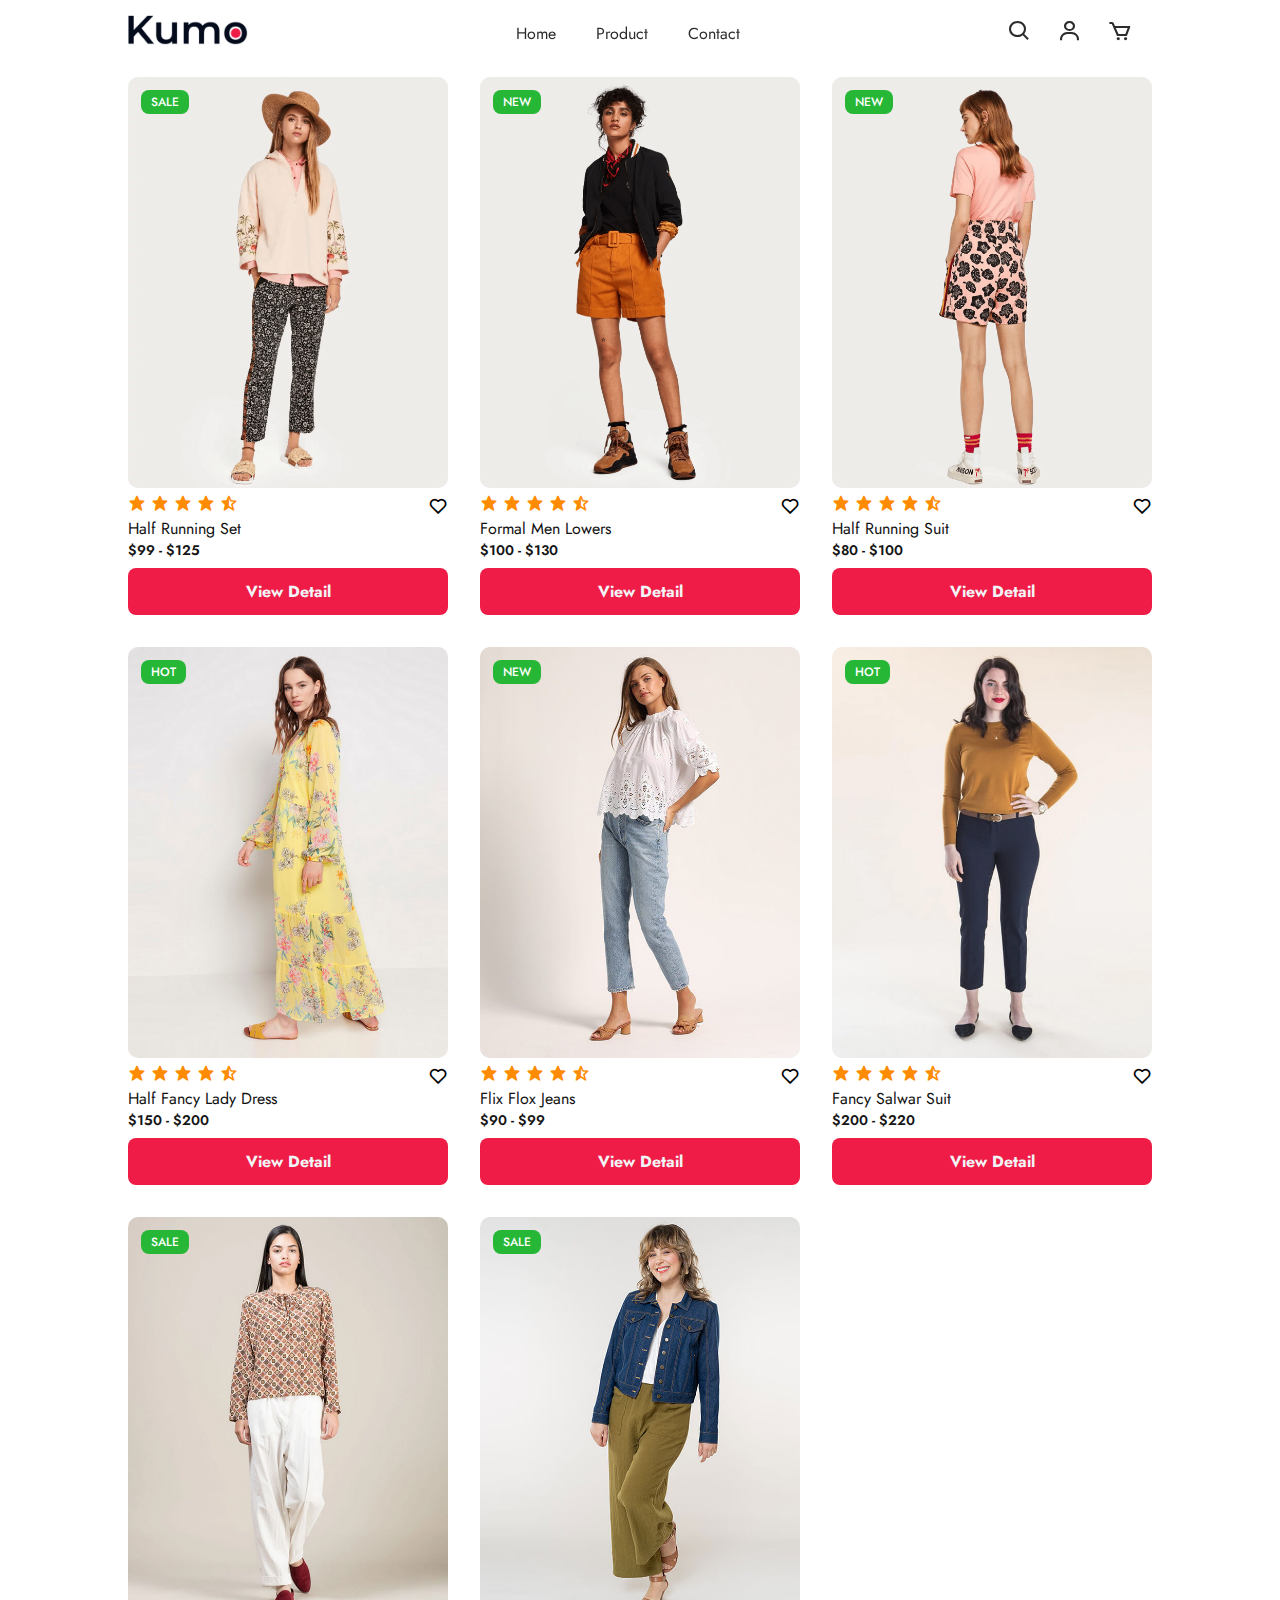
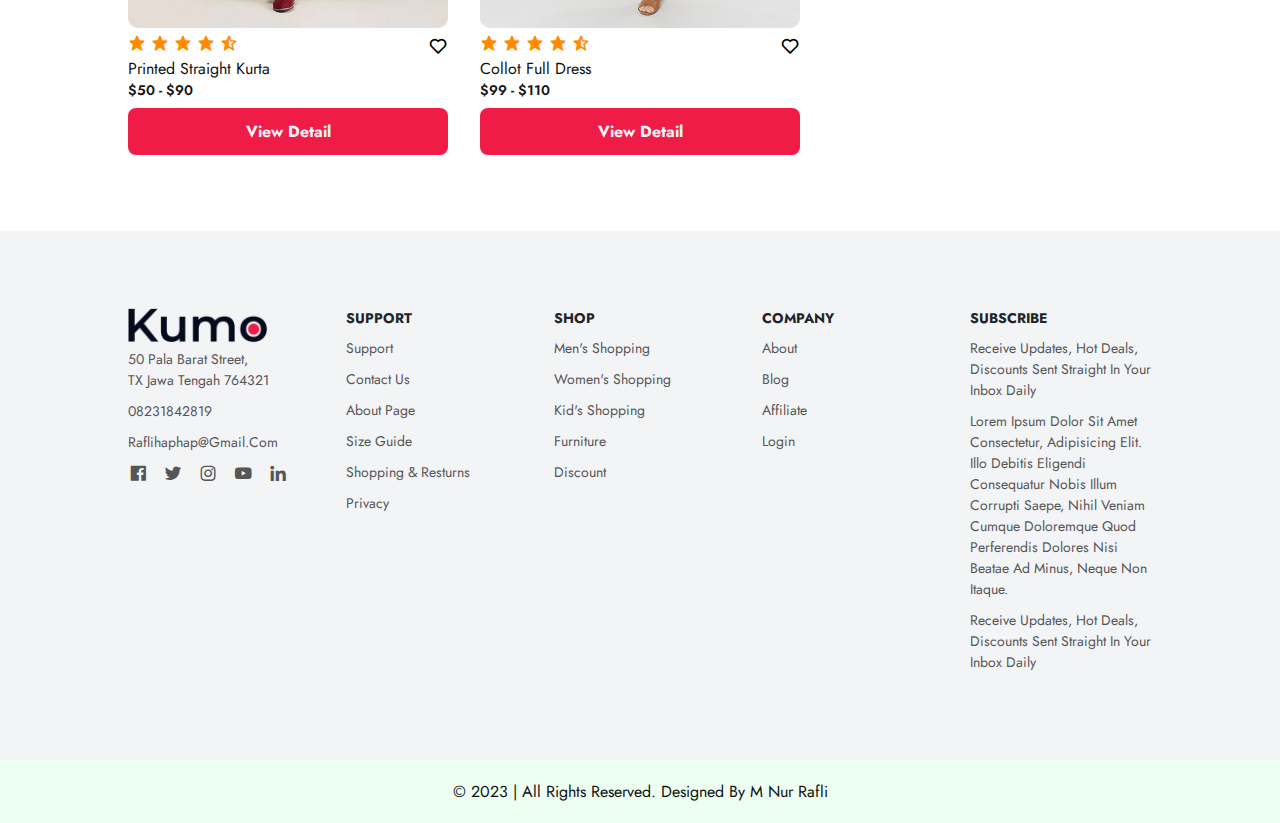
<file: product.html>
<!DOCTYPE html>
<html lang="en">
<head>
    <meta charset="UTF-8">
    <meta http-equiv="X-UA-Compatible" content="IE=edge">
    <meta name="viewport" content="width=device-width, initial-scale=1.0">
    <title>Kumo Fashion - Product</title>
    <link rel="stylesheet" href="prod.css">

    <link rel="preconnect" href="https://fonts.googleapis.com">
    <link rel="preconnect" href="https://fonts.gstatic.com" crossorigin>
    <link href="https://fonts.googleapis.com/css2?family=Jost:ital,wght@0,100;0,300;0,400;0,500;0,600;1,200;1,500;1,600&display=swap" rel="stylesheet">
    <link rel="stylesheet" href="https://cdnjs.cloudflare.com/ajax/libs/font-awesome/6.4.2/css/all.min.css" integrity="sha512-z3gLpd7yknf1YoNbCzqRKc4qyor8gaKU1qmn+CShxbuBusANI9QpRohGBreCFkKxLhei6S9CQXFEbbKuqLg0DA==" crossorigin="anonymous" referrerpolicy="no-referrer" />
    <link rel="stylesheet" href="https://unpkg.com/boxicons@latest/css/boxicons.min.css">
</head>

<body>
    <!-- ==================== NAVBAR ==================== -->
    <header>
        <a href="home.html" class="logo"><img src="logo.png" alt=""></a>

        <ul class="navmenu">
            <li><a href="home.html">Home</a></li>
            <li><a href="product.html">Product</a></li>
            <li><a href="contact.html">Contact</a></li>
            
        </ul>
        <div class="nav-icon">
            <a href="#"><i class='bx bx-search'></i></a>
            <a href="#"><i class='bx bx-user' ></i></a>
            <a href="#"><i class='bx bx-cart' ></i></a>
        </div>

        <i class='bx bx-menu' id="hamburger"></i>
    </header>

    <!-- ==================== PRODUCTS ==================== -->
    <section>
        <div class="products">
            <div class="row">
                <img src="1.jpg.png" alt="" class="src">
                <div class="products-text">
                    <h5>Sale</h5>
                </div>
                <div class="heart-icon">
                    <i class='bx bx-heart' ></i>
                </div>
                <div class="ratting">
                    <i class='bx bxs-star' ></i>
                    <i class='bx bxs-star' ></i>
                    <i class='bx bxs-star' ></i>
                    <i class='bx bxs-star' ></i>
                    <i class='bx bxs-star-half' ></i>
                </div>

                <div class="price">
                    <h4>Half Running Set</h4>
                    <p>$99 - $125</p>
                </div>

                <a href="detail1.html" target="" class="detail-button">
                    <div class="btn">
                        <h4>View Detail</h4>
                    </div>
                </a>
            </div>

            <div class="row">
                <img src="2.jpg.png" alt="" class="src">
                <div class="products-text">
                    <h5>New</h5>
                </div>
                <div class="heart-icon">
                    <i class='bx bx-heart' ></i>
                </div>
                <div class="ratting">
                    <i class='bx bxs-star' ></i>
                    <i class='bx bxs-star' ></i>
                    <i class='bx bxs-star' ></i>
                    <i class='bx bxs-star' ></i>
                    <i class='bx bxs-star-half' ></i>
                </div>

                <div class="price">
                    <h4>Formal Men Lowers</h4>
                    <p>$100 - $130</p>
                </div>

                <a href="detail2.html" target="" class="detail-button">
                    <div class="btn">
                        <h4>View Detail</h4>
                    </div>
                </a>
            </div>

            <div class="row">
                <img src="3.jpg.png" alt="" class="src">
                <div class="products-text">
                    <h5>New</h5>
                </div>
                <div class="heart-icon">
                    <i class='bx bx-heart' ></i>
                </div>
                <div class="ratting">
                    <i class='bx bxs-star' ></i>
                    <i class='bx bxs-star' ></i>
                    <i class='bx bxs-star' ></i>
                    <i class='bx bxs-star' ></i>
                    <i class='bx bxs-star-half' ></i>
                </div>

                <div class="price">
                    <h4>Half Running Suit</h4>
                    <p>$80 - $100</p>
                </div>

                <a href="detail3.html" target="" class="detail-button">
                    <div class="btn">
                        <h4>View Detail</h4>
                    </div>
                </a>
            </div>

            <div class="row">
                <img src="4.jpg" alt="" class="src">
                <div class="products-text">
                    <h5>Hot</h5>
                </div>
                <div class="heart-icon">
                    <i class='bx bx-heart' ></i>
                </div>
                <div class="ratting">
                    <i class='bx bxs-star' ></i>
                    <i class='bx bxs-star' ></i>
                    <i class='bx bxs-star' ></i>
                    <i class='bx bxs-star' ></i>
                    <i class='bx bxs-star-half' ></i>
                </div>

                <div class="price">
                    <h4>Half Fancy Lady Dress</h4>
                    <p>$150 - $200</p>
                </div>

                <a href="detail4.html" target="" class="detail-button">
                    <div class="btn">
                        <h4>View Detail</h4>
                    </div>
                </a>
            </div>

            <div class="row">
                <img src="5.jpg" alt="" class="src">
                <div class="products-text">
                    <h5>New</h5>
                </div>
                <div class="heart-icon">
                    <i class='bx bx-heart' ></i>
                </div>
                <div class="ratting">
                    <i class='bx bxs-star' ></i>
                    <i class='bx bxs-star' ></i>
                    <i class='bx bxs-star' ></i>
                    <i class='bx bxs-star' ></i>
                    <i class='bx bxs-star-half' ></i>
                </div>

                <div class="price">
                    <h4>Flix Flox Jeans</h4>
                    <p>$90 - $99</p>
                </div>

                <a href="detail5.html" target="" class="detail-button">
                    <div class="btn">
                        <h4>View Detail</h4>
                    </div>
                </a>
            </div>

            <div class="row">
                <img src="6.jpg" alt="" class="src">
                <div class="products-text">
                    <h5>Hot</h5>
                </div>
                <div class="heart-icon">
                    <i class='bx bx-heart' ></i>
                </div>
                <div class="ratting">
                    <i class='bx bxs-star' ></i>
                    <i class='bx bxs-star' ></i>
                    <i class='bx bxs-star' ></i>
                    <i class='bx bxs-star' ></i>
                    <i class='bx bxs-star-half' ></i>
                </div>

                <div class="price">
                    <h4>Fancy Salwar Suit</h4>
                    <p>$200 - $220</p>
                </div>

                <a href="detail6.html" target="" class="detail-button">
                    <div class="btn">
                        <h4>View Detail</h4>
                    </div>
                </a>
            </div>

            <div class="row">
                <img src="7.jpg" alt="" class="src">
                <div class="products-text">
                    <h5>Sale</h5>
                </div>
                <div class="heart-icon">
                    <i class='bx bx-heart' ></i>
                </div>
                <div class="ratting">
                    <i class='bx bxs-star' ></i>
                    <i class='bx bxs-star' ></i>
                    <i class='bx bxs-star' ></i>
                    <i class='bx bxs-star' ></i>
                    <i class='bx bxs-star-half' ></i>
                </div>

                <div class="price">
                    <h4>Printed Straight Kurta</h4>
                    <p>$50 - $90</p>
                </div>

                <a href="detail7.html" target="" class="detail-button">
                    <div class="btn">
                        <h4>View Detail</h4>
                    </div>
                </a>
            </div>

            <div class="row">
                <img src="8.jpg" alt="" class="src">
                <div class="products-text">
                    <h5>Sale</h5>
                </div>
                <div class="heart-icon">
                    <i class='bx bx-heart' ></i>
                </div>
                <div class="ratting">
                    <i class='bx bxs-star' ></i>
                    <i class='bx bxs-star' ></i>
                    <i class='bx bxs-star' ></i>
                    <i class='bx bxs-star' ></i>
                    <i class='bx bxs-star-half' ></i>
                </div>

                <div class="price">
                    <h4>Collot Full Dress</h4>
                    <p>$99 - $110</p>
                </div>

                <a href="detail8.html" target="" class="detail-button">
                    <div class="btn">
                        <h4>View Detail</h4>
                    </div>
                </a>
            </div>
        </div>  
    </section>

<!-- ==================== FOOTER ==================== -->
    <section class="contact">
        <div class="contact-info">
            <div class="first-info">
                <img src="logo.png" alt="" srcset="">

                <p>50 Pala Barat Street, <br>TX Jawa Tengah 764321</p>
                <p>08231842819</p>
                <p>raflihaphap@gmail.com</p>

                <div class="social-icon">
                    <a href="#"><i class='bx bxl-facebook-square' ></i></a>
                    <a href="#"><i class='bx bxl-twitter' ></i></a>
                    <a href="#"><i class='bx bxl-instagram' ></i></a>
                    <a href="#"><i class='bx bxl-youtube' ></i></a>
                    <a href="#"><i class='bx bxl-linkedin' ></i></a>
                </div>
            </div>

            <div class="second-info">
                <h4>Support</h4>
                <p>Support</p>
                <p>Contact us</p>
                <p>About page</p>
                <p>Size Guide</p>
                <p>Shopping & Resturns</p>
                <p>Privacy</p>
            </div>

            <div class="third-info">
                <h4>Shop</h4>
                <p>Men's Shopping</p>
                <p>Women's Shopping</p>
                <p>Kid's Shopping</p>
                <p>Furniture</p>
                <p>Discount</p>
            </div>

            <div class="fourth-info">
                <h4>Company</h4>
                <p>About</p>
                <p>Blog</p>
                <p>Affiliate</p>
                <p>Login</p>
            </div>

            <div class="five">
                <h4>Subscribe</h4>
                <p>Receive Updates, Hot Deals, Discounts Sent Straight In Your Inbox Daily</p>
                <p>Lorem ipsum dolor sit amet consectetur, adipisicing elit. Illo debitis eligendi consequatur nobis illum corrupti saepe, nihil veniam cumque doloremque quod perferendis dolores nisi beatae ad minus, neque non itaque.</p>
                <p>Receive Updates, Hot Deals, Discounts Sent Straight In Your Inbox Daily</p>
            </div>
        </div>
    </section>

    <div class="end-text">
        <p>&copy; 2023 | All Rights Reserved. Designed By M Nur Rafli</p>
    </div>
    <script src="java.js"></script>
</body>
</html>
</file>
<file: style.css>
*{
    margin:0;
    padding: 0;
    box-sizing: border-box;
    scroll-behavior: smooth;
    font-family: 'Jost', sans-serif;
    list-style: none;
    text-decoration: none;
}
header{
    position: fixed;
    width: 100%;
    top: 0;
    right: 0;
    z-index: 1000;
    display: flex;
    align-items: center;
    justify-content: space-between;
    padding: 15px 10%;
    backdrop-filter: blur(80px);
}
.logo img{
    max-width: 120px;
    height: auto;
}
.navmenu{
    display: flex;
}
.navmenu a{
    color: #2c2c2c;
    font-size: 16px;
    text-transform: capitalize;
    padding: 10px 20px;
    font-weight: 400;
    transition: all .42s ease;
}
.navmenu a:hover{
    color: #EE1C47;
}
.nav-icon i{
    margin-right: 20px;
    color: #2c2c2c;
    font-size: 25px;
    font-weight: 400;
    transition: all .42s ease;
}
.nav-icon i:hover{
    transform: scale(1.1);
    color: #EE1C47;
}
header .bx-menu {
    display: none;
}

section{
    padding: 5% 10%;
}
.main-home{
    width: 100%;
    height: 100vh;
    background-image: url(banner-3.png);
    background-position: center;
    background-size: cover;
    display: grid;
    grid-template-columns: repeat(1, 1fr);
    align-items: center;
}
.main-text h5{
    color: #EE1C47;
    font-size: 16px;
    text-transform: capitalize;
    font-weight: 500;
}
.main-text h1{
    color: #000;
    font-size: 65px;
    text-transform: capitalize;
    line-height: 1.1;
    font-weight: 600;
    margin: 6px 0 10px;
}
.main-text p{
    color: #333c56;
    font-size: 20px;
    font-style: italic;
    margin-bottom: 20px;
}
.main-btn{
    display: inline-block;
    color: #111;
    font-size: 16px;
    font-weight: 500;
    text-transform: capitalize;
    border: 2px solid #111;
    padding: 12px 25px;
    transition: all .42s ease;
}
.main-btn:hover{
    color: #fff;
    background-color: #000;
}
.main-btn i{
    vertical-align: middle;
    font-size: 30px;
}
.down-arrow{
    position: absolute;
    top: 85%;
    right: 11%;
}
.down i{
    font-size: 30px;
    color: #2c2c2c;
    border: 2px solid #2c2c2c;
    border-radius: 50px;
    padding: 12px 12px;
}
.down i:hover{
    background-color: #2c2c2c;
    color: #fff;
    transition: all .42s ease;
}
header.sticky{
    background: #fff;
    padding: 20px 10px;
    box-shadow: 0px 0px 10px rgb(0 0 0 /10%);
}
.center-text h2{
    color: #111;
    font-size: 28px;
    text-transform: capitalize;
    text-align: center;
    margin-bottom: 30px;
}
.center-text span{
    color: #EE1C47;
}
.products{
    display: grid;
    grid-template-columns: repeat(auto-fit, minmax(260px, auto));
    gap: 2rem;
}
.row{
    position: relative;
    transition: all .40s;
}
.row img{
    width: 100%;
    height: auto;
    transition: all .40s;
    border-radius: 10px;
}
.row:hover{
    transform: scale(0.97);
}
.products-text h5{
    position: absolute;
    top: 13px;
    left: 13px;
    color: #fff;
    font-size: 12px;
    font-weight: 500;
    text-transform: uppercase;
    background-color: #27b737;
    padding: 3px 10px;  
    border-radius: 8px;
}
.heart-icon{
    position: absolute;
    right: 0;
    font-size: 20px;
}
.heart-icon:hover{
    color: #EE1C47;
}
.ratting i{
    color: #FF8C00;
    font-size: 18px;
}
.price h4{
    color: #111;
    font-size: 16px;
    text-transform: capitalize;
    font-weight: 400;
}
.price p{
    color: #151515;
    font-size: 14px;
    font-weight: 600;
}
.row .btn {
    background-color: #EE1C47;
    color: #F3F4F6;
    margin-top: 8px;
    padding: 12px 0;
    border-radius: 8px;
}
.row .btn:hover {
    background-color: #ca153a;
}
.row a {
    background-color: #EE1C47;
    color: #F3F4F6;
    text-align: center; 
    margin-top: 8px;
    padding: 8px 0;
    border-radius: 8px;
    width: 100px;
}
.client-reviews{
    background-color: #F3F4F6;
    justify-content: center;
}
.reviews{
    text-align: center;
}
.reviews h3{
    color: #111;
    font-size: 25px;
    text-transform: capitalize;
    text-align: center;
    font-weight: 700;
}
.reviews img{
    width: 100px;
    height: auto;
    border-radius: 50px;
    margin: 10px 0;
}
.reviews p{
    color: #707070;
    font-size: 16px;
    font-weight: 400;
    line-height: 25px;
    margin-bottom: 10px;
    padding: 0 15rem;
}
.reviews h3{
    font-size: 22px;
    color: #000;
    font-weight: 700;
    text-transform: capitalize;
    margin-bottom: 2px;
}
.update-news {
    text-align: center;
}
.up-center-text {
    display: flex;
    justify-content: center;
    text-align: center;
    color: #111;
    font-size: 25px;
    text-transform: capitalize;
    font-weight: 700;
    margin-bottom: 100px;
}
.cart img{
    width: 100%;
    height: auto;
    border-radius: 5px;
}
.update-cart{
    display: grid;
    grid-template-columns: repeat(auto-fit, minmax(260px, auto));
    gap: 1rem;
}
.cart h5{
    color: #636872;
    font-size: 14px;
    text-transform: capitalize;
    font-weight: 500;
}
.cart h4{
    color: #111;
    font-size: 18px;
    font-weight: 600;
}
.cart p{
    color: #707070;
    font-size: 15px;
    max-width: 380px;
    line-height: 25px;
    margin-bottom: 12px;
}
.cart h6{
    color: #151515;
    font-size: 14px;
    font-weight: 500;
}
.contact{
    background-color: #F3F4F6;
}
.contact-info{
    display: grid;
    grid-template-columns: repeat(auto-fit, minmax(160px, auto));
    gap: 3rem;
}
.first-info img{
    width: 140px;
    height: auto;
}
.contact-info h4{
    color: #212529;
    font-size: 14px;
    text-transform: uppercase;
    margin-bottom: 10px;
}
.contact-info p{
    color: #565656;
    font-size: 14px;
    font-weight: 400;
    text-transform: capitalize;
    line-height: 1.5;
    margin-bottom: 10px;
    cursor: pointer;
    transition: all .42s;
}
.contact-info p:hover{
    color: #EE1C47;
}
.social-icon i{
    color: #565656;
    margin-right: 10px;
    font-size: 20px;
    transition: all .42s;
}
.social-icon i:hover{
    transform: scale(1.3);
}
.end-text{
    background-color: #edfff1;
    text-align: center;
    padding: 20px;
}
.end-text p{
    color: #111;
    text-transform: capitalize;
}

/* ==================== LAPTOP ==================== */
@media (max-width: 1024px){
    /* ==================== REVIEW ==================== */
    .reviews p {
        padding: 0 6rem;
    }
}

/* ==================== TABLET ==================== */
@media (max-width: 769px){
    /* ==================== NAVBAR ==================== */
    header {
        padding: 15px 6%;
        background-color: #fff;
    }
    header .navmenu {
        position: absolute;
        top: 100%;
        right: -100%;
        background-color: #fff;
        width: 100%;
        height: fit-content;
        transition: 0.4s;
        display: flex;
        flex-direction: column;
        text-align: center;
        gap: 2rem;
        padding: 1.5rem 0;
        border-bottom: 2px solid #999;
    }
    header .navmenu.active {
        right: 0;
    }
    header .navmenu ul li {
        margin: 0;
    }
    header .navmenu ul li a {
        padding: 1.3rem 0;
        text-align: center;
        display: block;
    }
    .nav-icon i {
        margin-right: 12px;
    }
    header .bx-menu {
        display: block;
        font-size: 2rem;
    }

    /* ==================== JUMBOTRON ==================== */
    .main-text h1 {
        font-size: 3rem;
    }

    /* ==================== PRODUCT ==================== */
    section {
        padding: 5% 6%;
    }

    /* ==================== REVIEW ==================== */
    .reviews p {
        padding: 0 6rem;
    }
}

/* ==================== HANDPHONE ==================== */
@media (max-width: 480px){
    /* ==================== JUMBOTRON ==================== */
    .main-text h1 {
        font-size: 2rem;
    }
    /* ==================== REVIEW ==================== */
    .reviews p {
        padding: 0 3rem;
    }
}
</file>
<file: cont.css>
*{
    margin:0;
    padding: 0;
    box-sizing: border-box;
    scroll-behavior: smooth;
    font-family: 'Jost', sans-serif;
    list-style: none;
    text-decoration: none;
}
/* body{
    height: 3000px;
} */

/* ==================== HEADER ==================== */
header{
    position: fixed;
    width: 100%;
    top: 0;
    right: 0;
    z-index: 1000;
    display: flex;
    align-items: center;
    justify-content: space-between;
    padding: 15px 10%;
    backdrop-filter: blur(80px);
}
.logo img{
    max-width: 120px;
    height: auto;
}
.navmenu{
    display: flex;
}
.navmenu a{
    color: #2c2c2c;
    font-size: 16px;
    text-transform: capitalize;
    padding: 10px 20px;
    font-weight: 400;
    transition: all .42s ease;
}
.navmenu a:hover{
    color: #EE1C47;
}
.nav-icon i{
    margin-right: 20px;
    color: #2c2c2c;
    font-size: 25px;
    font-weight: 400;
    transition: all .42s ease;
}
.nav-icon i:hover{
    transform: scale(1.1);
    color: #EE1C47;
}
header .bx-menu {
    display: none;
}

/* ==================== CONTAINER ==================== */
section{
    padding: 8% 10%;
}
.cards {
    display: flex;
    flex-direction: column;
    align-items: center;
    gap: 2rem;
}
.card {
    text-align: center;
    background-color: rgb(255, 255, 255);
    box-shadow: 1px 1px 8px rgb(0, 0, 0, .15);
    width: 300px;
    padding: 24px 0 36px;
    border-radius: 16px;
    transition: .3s;
}
.card:hover {
    transform: scale(.95);
}
.card h1 {
    margin-bottom: 24px;
}
.card a{
    background-color: #EE1C47;
    color: #fff;
    padding: 12px 20px;
    border-radius: 100px;
}
.card a:hover{
    background-color: #ca153a;
}

/* ==================== FOOTER ==================== */
.contact{
    background-color: #F3F4F6;
}
.contact-info{
    display: grid;
    grid-template-columns: repeat(auto-fit, minmax(160px, auto));
    gap: 3rem;
}
.first-info img{
    width: 140px;
    height: auto;
}
.contact-info h4{
    color: #212529;
    font-size: 14px;
    text-transform: uppercase;
    margin-bottom: 10px;
}
.contact-info p{
    color: #565656;
    font-size: 14px;
    font-weight: 400;
    text-transform: capitalize;
    line-height: 1.5;
    margin-bottom: 10px;
    cursor: pointer;
    transition: all .42s;
}
.contact-info p:hover{
    color: #EE1C47;
}
.social-icon i{
    color: #565656;
    margin-right: 10px;
    font-size: 20px;
    transition: all .42s;
}
.social-icon i:hover{
    transform: scale(1.3);
}
.end-text{
    background-color: #edfff1;
    text-align: center;
    padding: 20px;
}
.end-text p{
    color: #111;
    text-transform: capitalize;
}


/* ==================== TABLET ==================== */
@media (max-width: 769px){
    /* ==================== NAVBAR ==================== */
    header {
        padding: 15px 6%;
        background-color: #fff;
    }
    header .navmenu {
        position: absolute;
        top: 100%;
        right: -100%;
        background-color: #fff;
        width: 100%;
        height: fit-content;
        transition: 0.4s;
        display: flex;
        flex-direction: column;
        text-align: center;
        gap: 2rem;
        padding: 1.5rem 0;
        border-bottom: 2px solid #999;
    }
    header .navmenu.active {
        right: 0;
    }
    header .navmenu ul li {
        margin: 0;
    }
    header .navmenu ul li a {
        padding: 1.3rem 0;
        text-align: center;
        display: block;
    }
    .nav-icon i {
        margin-right: 12px;
    }
    header .bx-menu {
        display: block;
        font-size: 2rem;
    }
    
    
    /* ==================== PRODUCT ==================== */
    section {
        padding: 15% 6% 8%;
    }
}
</file>
<file: detail.css>
*{
    margin:0;
    padding: 0;
    box-sizing: border-box;
    scroll-behavior: smooth;
    font-family: 'Jost', sans-serif;
    list-style: none;
    text-decoration: none;
}
/* body{
    height: 3000px;
} */
/* ==================== HEADER ==================== */
header{
    position: fixed;
    width: 100%;
    top: 0;
    right: 0;
    z-index: 1000;
    display: flex;
    align-items: center;
    justify-content: space-between;
    padding: 15px 10%;
    backdrop-filter: blur(80px);
}
.logo img{
    max-width: 120px;
    height: auto;
}
.navmenu{
    display: flex;
}
.navmenu a{
    color: #2c2c2c;
    font-size: 16px;
    text-transform: capitalize;
    padding: 10px 20px;
    font-weight: 400;
    transition: all .42s ease;
}
.navmenu a:hover{
    color: #EE1C47;
}
.nav-icon i{
    margin-right: 20px;
    color: #2c2c2c;
    font-size: 25px;
    font-weight: 400;
    transition: all .42s ease;
}
.nav-icon i:hover{
    transform: scale(1.1);
    color: #EE1C47;
}
header .bx-menu {
    display: none;
}

/* ==================== CONTAINER ==================== */
section{
    padding: 10% 10% 8%;
}
.row{
    transition: all .40s;
    display: flex;
    gap: 2rem;
    justify-content: center;
    flex-wrap: wrap;
}
.left {
    position: relative;
}
img{
    width: 320px;
    height: auto;
    transition: all .40s;
    border-radius: 10px;
}
.products-text h5{
    position: absolute;
    top: 13px;
    left: 13px;
    color: #fff;
    font-size: 12px;
    font-weight: 500;
    text-transform: uppercase;
    background-color: #27b737;
    padding: 3px 10px;  
    border-radius: 8px;
}
.right {
    position: relative;
    flex-wrap: wrap;
}
.heart-icon{
    position: absolute;
    right: 0;
    font-size: 20px;
}
.heart-icon:hover{
    color: #EE1C47;
}
.ratting i{
    color: #FF8C00;
    font-size: 18px;
}
.price p{
    color: #151515;
    font-size: 16px;
    font-weight: 400;
    width: 400px;
    
}
.row .btn {
    background-color: #EE1C47;
    color: #F3F4F6;
    padding: 12px 0;
    margin-top: 8px;
    justify-content: center;
    text-align: center;
    border-radius: 8px;
}
.row .btn:hover {
    background-color: #ca153a;
}



/* ==================== FOOTER ==================== */
.contact{
    background-color: #F3F4F6;
}
.contact-info{
    display: grid;
    grid-template-columns: repeat(auto-fit, minmax(160px, auto));
    gap: 3rem;
}
.first-info img{
    width: 140px;
    height: auto;
}
.contact-info h4{
    color: #212529;
    font-size: 14px;
    text-transform: uppercase;
    margin-bottom: 10px;
}
.contact-info p{
    color: #565656;
    font-size: 14px;
    font-weight: 400;
    text-transform: capitalize;
    line-height: 1.5;
    margin-bottom: 10px;
    cursor: pointer;
    transition: all .42s;
}
.contact-info p:hover{
    color: #EE1C47;
}
.social-icon i{
    color: #565656;
    margin-right: 10px;
    font-size: 20px;
    transition: all .42s;
}
.social-icon i:hover{
    transform: scale(1.3);
}
.end-text{
    background-color: #edfff1;
    text-align: center;
    padding: 20px;
}
.end-text p{
    color: #111;
    text-transform: capitalize;
}




/* ==================== TABLET ==================== */
@media (max-width: 769px){
    /* ==================== NAVBAR ==================== */
    header {
        padding: 15px 6%;
        background-color: #fff;
    }
    header .navmenu {
        position: absolute;
        top: 100%;
        right: -100%;
        background-color: #fff;
        width: 100%;
        height: fit-content;
        transition: 0.4s;
        display: flex;
        flex-direction: column;
        text-align: center;
        gap: 2rem;
        padding: 1.5rem 0;
        border-bottom: 2px solid #999;
    }
    header .navmenu.active {
        right: 0;
    }
    header .navmenu ul li {
        margin: 0;
    }
    header .navmenu ul li a {
        padding: 1.3rem 0;
        text-align: center;
        display: block;
    }
    .nav-icon i {
        margin-right: 12px;
    }
    header .bx-menu {
        display: block;
        font-size: 2rem;
    }
    
    /* ==================== PRODUCT ==================== */
    section {
        padding: 13% 6%;
    }
}

@media (max-width: 480px) {
    section {
        padding: 18% 6% 10%;
    }
    .price p{
        display: flex;
        width: 100%;
    }

}
</file>
<file: prod.css>
*{
    margin:0;
    padding: 0;
    box-sizing: border-box;
    scroll-behavior: smooth;
    font-family: 'Jost', sans-serif;
    list-style: none;
    text-decoration: none;
}
/* body{
    height: 3000px;
} */
/* ==================== HEADER ==================== */
header{
    position: fixed;
    width: 100%;
    top: 0;
    right: 0;
    z-index: 1000;
    display: flex;
    align-items: center;
    justify-content: space-between;
    padding: 15px 10%;
    backdrop-filter: blur(80px);
}
.logo img{
    max-width: 120px;
    height: auto;
}
.navmenu{
    display: flex;
}
.navmenu a{
    color: #2c2c2c;
    font-size: 16px;
    text-transform: capitalize;
    padding: 10px 20px;
    font-weight: 400;
    transition: all .42s ease;
}
.navmenu a:hover{
    color: #EE1C47;
}
.nav-icon i{
    margin-right: 20px;
    color: #2c2c2c;
    font-size: 25px;
    font-weight: 400;
    transition: all .42s ease;
}
.nav-icon i:hover{
    transform: scale(1.1);
    color: #EE1C47;
}
header .bx-menu {
    display: none;
}

/* ==================== PRODUCTS ==================== */
section{
    padding: 6% 10%;
}
.products{
    display: grid;
    grid-template-columns: repeat(auto-fit, minmax(260px, auto));
    gap: 2rem;
}
.row{
    position: relative;
    transition: all .40s;
}
.row img{
    width: 100%;
    height: auto;
    transition: all .40s;
    border-radius: 10px;
}
.row:hover{
    transform: scale(0.97);
}
.products-text h5{
    position: absolute;
    top: 13px;
    left: 13px;
    color: #fff;
    font-size: 12px;
    font-weight: 500;
    text-transform: uppercase;
    background-color: #27b737;
    padding: 3px 10px;  
    border-radius: 8px;
}
.heart-icon{
    position: absolute;
    right: 0;
    font-size: 20px;
}
.heart-icon:hover{
    color: #EE1C47;
}
.ratting i{
    color: #FF8C00;
    font-size: 18px;
}
.price h4{
    color: #111;
    font-size: 16px;
    text-transform: capitalize;
    font-weight: 400;
}
.price p{
    color: #151515;
    font-size: 14px;
    font-weight: 600;
}
.row .btn {
    background-color: #EE1C47;
    color: #F3F4F6;
    padding: 12px 0;
    margin-top: 8px;
    justify-content: center;
    text-align: center;
    border-radius: 8px;
}
.row .btn:hover {
    background-color: #ca153a;
}

/* ==================== FOOTER ==================== */
.contact{
    background-color: #F3F4F6;
}
.contact-info{
    display: grid;
    grid-template-columns: repeat(auto-fit, minmax(160px, auto));
    gap: 3rem;
}
.first-info img{
    width: 140px;
    height: auto;
}
.contact-info h4{
    color: #212529;
    font-size: 14px;
    text-transform: uppercase;
    margin-bottom: 10px;
}
.contact-info p{
    color: #565656;
    font-size: 14px;
    font-weight: 400;
    text-transform: capitalize;
    line-height: 1.5;
    margin-bottom: 10px;
    cursor: pointer;
    transition: all .42s;
}
.contact-info p:hover{
    color: #EE1C47;
}
.social-icon i{
    color: #565656;
    margin-right: 10px;
    font-size: 20px;
    transition: all .42s;
}
.social-icon i:hover{
    transform: scale(1.3);
}
.end-text{
    background-color: #edfff1;
    text-align: center;
    padding: 20px;
}
.end-text p{
    color: #111;
    text-transform: capitalize;
}



/* ==================== TABLET ==================== */
@media (max-width: 769px){
    /* ==================== NAVBAR ==================== */
    header {
        padding: 15px 6%;
        background-color: #fff;
    }
    header .navmenu {
        position: absolute;
        top: 100%;
        right: -100%;
        background-color: #fff;
        width: 100%;
        height: fit-content;
        transition: 0.4s;
        display: flex;
        flex-direction: column;
        text-align: center;
        gap: 2rem;
        padding: 1.5rem 0;
        border-bottom: 2px solid #999;
    }
    header .navmenu.active {
        right: 0;
    }
    header .navmenu ul li {
        margin: 0;
    }
    header .navmenu ul li a {
        padding: 1.3rem 0;
        text-align: center;
        display: block;
    }
    .nav-icon i {
        margin-right: 12px;
    }
    header .bx-menu {
        display: block;
        font-size: 2rem;
    }

    /* ==================== PRODUCT ==================== */
    section {
        padding: 5% 6%;
    }
}
</file>
